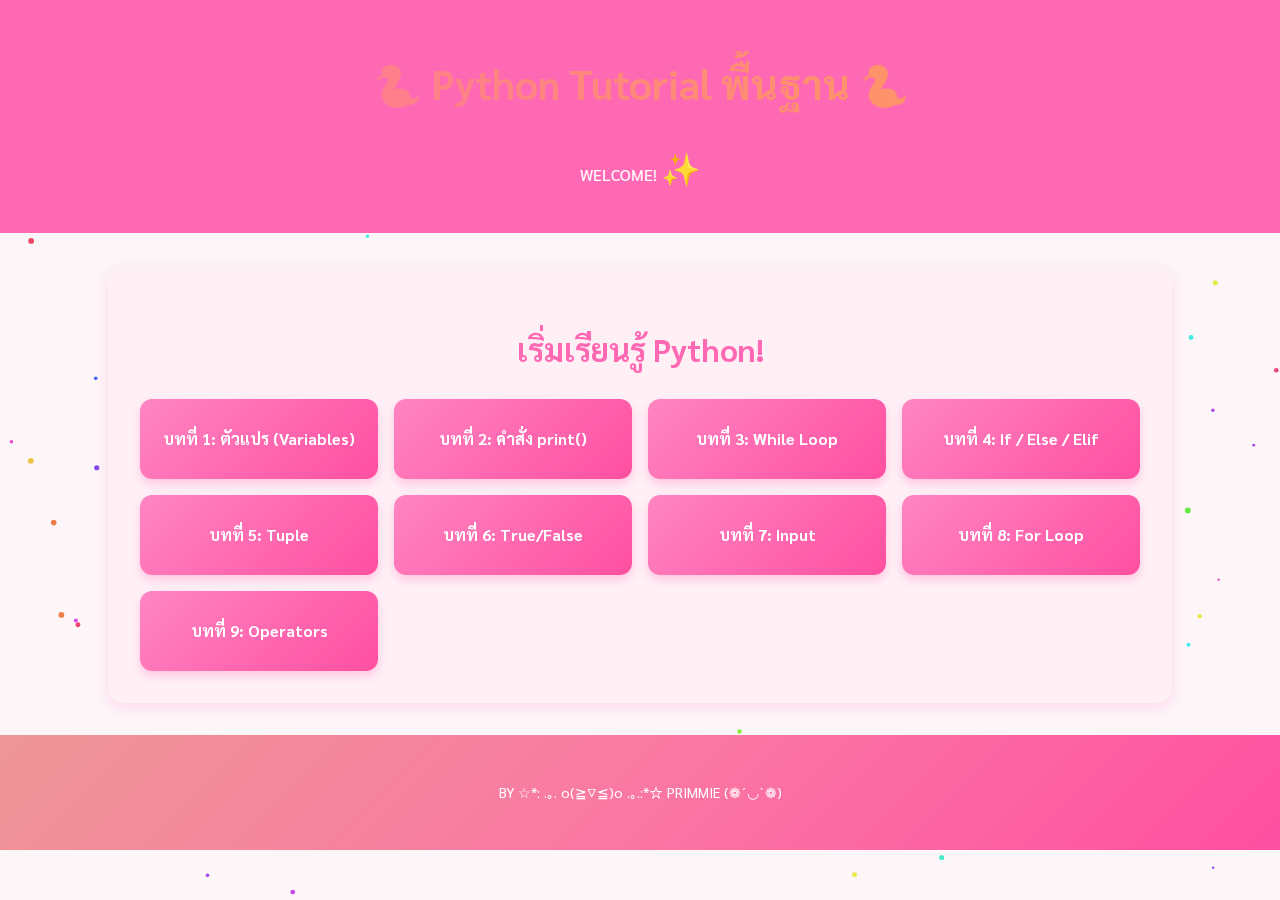
<file: index.html>
<!DOCTYPE html>
<html lang="th">
<head>
  <meta charset="UTF-8">
  <title>🐍 Python Tutorial</title>

  <!-- ลิงก์ไปยัง CSS -->
  <link rel="stylesheet" href="style.css">
</head>
<body>

  <!-- PARTICLE CANVAS -->
  <canvas id="particle-canvas"></canvas>

  <header>
    <h1 class="glitter">🐍 Python Tutorial พื้นฐาน 🐍</h1>
    <p>WELCOME! <span class="emoji-move">✨</span></p>
  </header>


 <section class="lesson-section">
  <h2>เริ่มเรียนรู้ Python!</h2>
  <div class="lesson-grid">
    <a href="lesson1.html" class="lesson-card">บทที่ 1: ตัวแปร (Variables)</a>
    <a href="lesson2.html" class="lesson-card">บทที่ 2: คำสั่ง print()</a>
    <a href="lesson3.html" class="lesson-card">บทที่ 3: While Loop</a>
    <a href="lesson4.html" class="lesson-card">บทที่ 4: If / Else / Elif</a>
    <a href="lesson5.html" class="lesson-card">บทที่ 5: Tuple</a>
    <a href="lesson6.html" class="lesson-card">บทที่ 6: True/False</a>
    <a href="lesson7.html" class="lesson-card">บทที่ 7: Input</a>
    <a href="lesson8.html" class="lesson-card">บทที่ 8: For Loop</a>
    <a href="lesson9.html" class="lesson-card">บทที่ 9: Operators</a>
  </div>
</section>


  <footer>
    <p>BY ☆*: .｡. o(≧▽≦)o .｡.:*☆ PRIMMIE (❁´◡`❁) </p>
  </footer>

  <!-- ==========================
       PARTICLE JS
       ========================== -->
  <script>
    const canvas = document.getElementById('particle-canvas');
    const ctx = canvas.getContext('2d');
    canvas.width = window.innerWidth;
    canvas.height = window.innerHeight;

    const particles = [];

    function random(min,max){ return Math.random()*(max-min)+min; }

    class Particle{
      constructor(){
        this.x=random(0,canvas.width);
        this.y=random(0,canvas.height);
        this.size=random(1,3);
        this.speedX=random(-1,1);
        this.speedY=random(-1,1);
        this.color=`hsl(${random(0,360)},80%,60%)`;
      }
      update(){
        this.x+=this.speedX;
        this.y+=this.speedY;
        if(this.x<0||this.x>canvas.width) this.speedX*=-1;
        if(this.y<0||this.y>canvas.height) this.speedY*=-1;
      }
      draw(){
        ctx.fillStyle=this.color;
        ctx.beginPath();
        ctx.arc(this.x,this.y,this.size,0,Math.PI*2);
        ctx.fill();
      }
    }

    for(let i=0;i<100;i++) particles.push(new Particle());

    function animate(){
      ctx.clearRect(0,0,canvas.width,canvas.height);
      particles.forEach(p=>{p.update(); p.draw();});
      requestAnimationFrame(animate);
    }
    animate();

    window.addEventListener('resize',()=>{
      canvas.width=window.innerWidth;
      canvas.height=window.innerHeight;
    });
  </script>

</body>
</html>
</file>
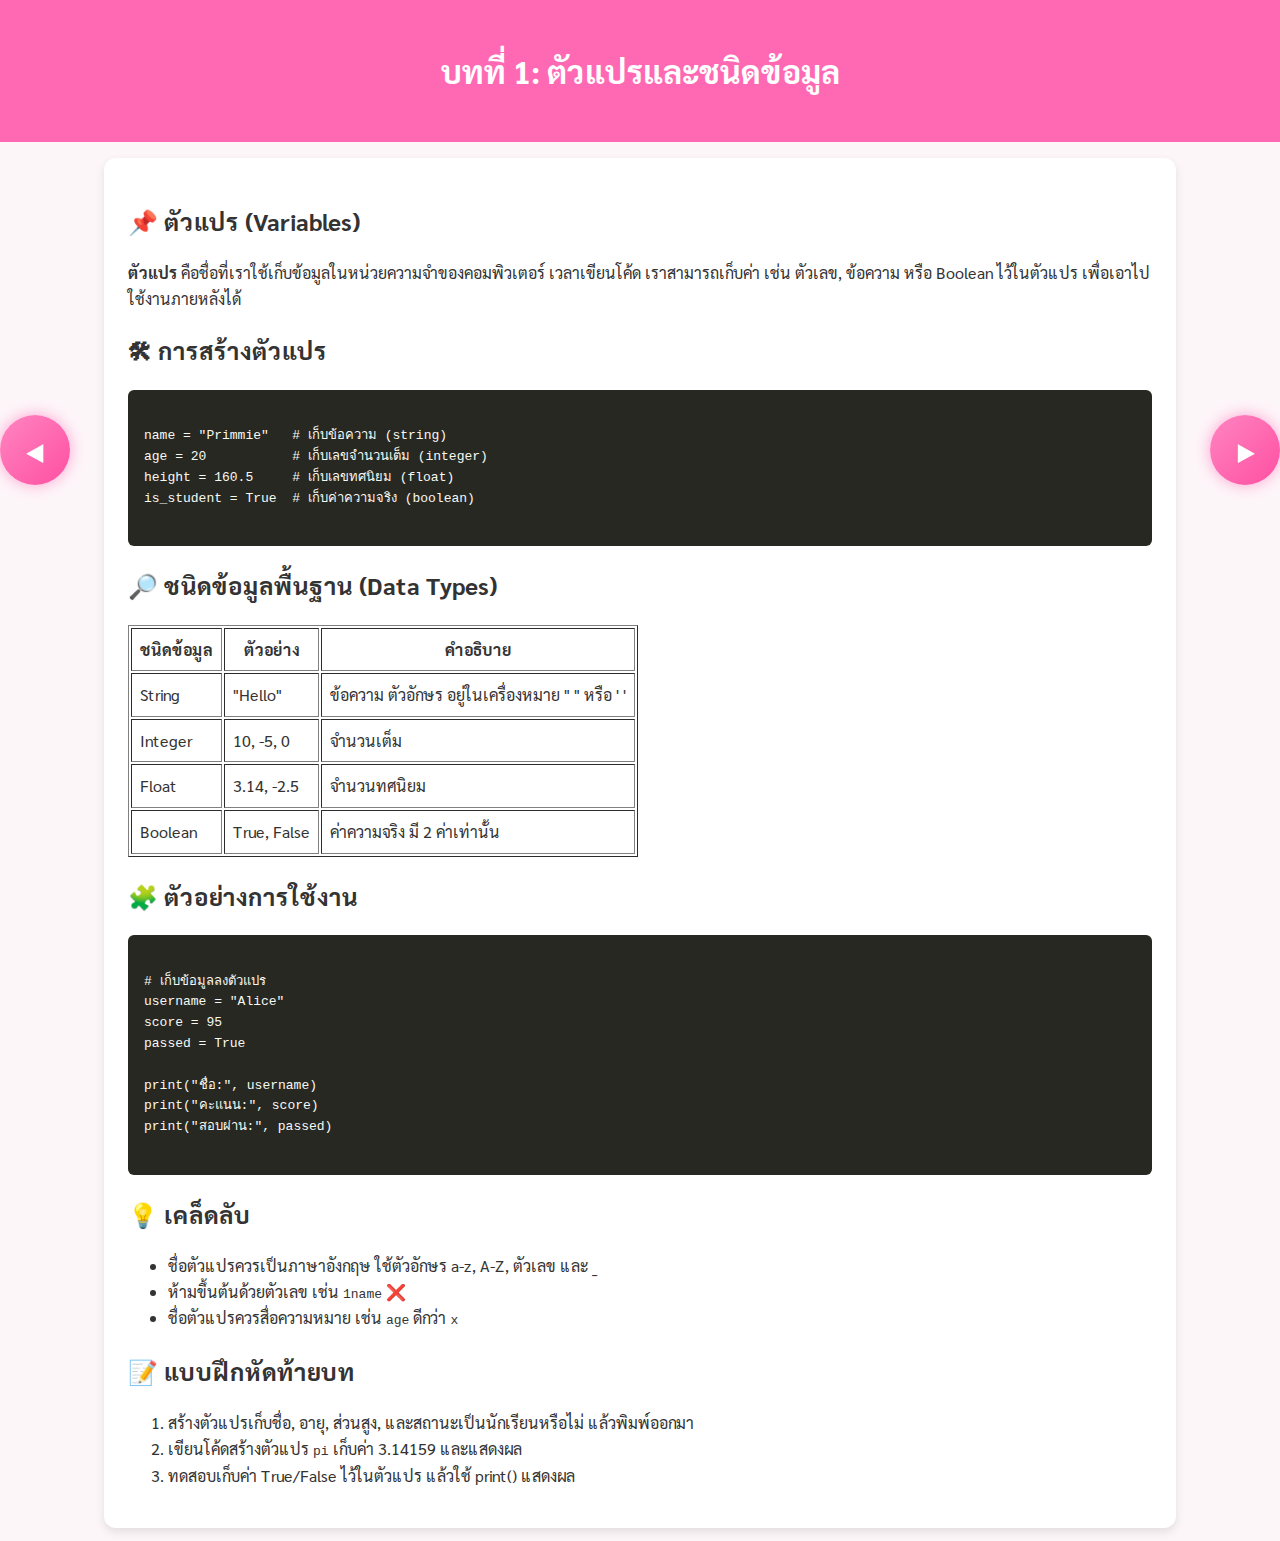
<file: lesson1.html>
<!DOCTYPE html>
<html lang="th">
<head>
  <meta charset="UTF-8">
  <title>บทที่ 1: ตัวแปรและชนิดข้อมูล</title>
  <link rel="stylesheet" href="style.css">
</head>
<body>
  <header>
    <h1>บทที่ 1: ตัวแปรและชนิดข้อมูล</h1>
  </header>

  <section>
    <h2>📌 ตัวแปร (Variables)</h2>
    <p>
      <b>ตัวแปร</b> คือชื่อที่เราใช้เก็บข้อมูลในหน่วยความจำของคอมพิวเตอร์  
      เวลาเขียนโค้ด เราสามารถเก็บค่า เช่น ตัวเลข, ข้อความ หรือ Boolean ไว้ในตัวแปร เพื่อเอาไปใช้งานภายหลังได้
    </p>

    <h2>🛠 การสร้างตัวแปร</h2>
    <pre><code>
name = "Primmie"   # เก็บข้อความ (string)
age = 20           # เก็บเลขจำนวนเต็ม (integer)
height = 160.5     # เก็บเลขทศนิยม (float)
is_student = True  # เก็บค่าความจริง (boolean)
    </code></pre>

    <h2>🔎 ชนิดข้อมูลพื้นฐาน (Data Types)</h2>
    <table border="1" cellpadding="8">
      <tr>
        <th>ชนิดข้อมูล</th>
        <th>ตัวอย่าง</th>
        <th>คำอธิบาย</th>
      </tr>
      <tr>
        <td>String</td>
        <td>"Hello"</td>
        <td>ข้อความ ตัวอักษร อยู่ในเครื่องหมาย " " หรือ ' '</td>
      </tr>
      <tr>
        <td>Integer</td>
        <td>10, -5, 0</td>
        <td>จำนวนเต็ม</td>
      </tr>
      <tr>
        <td>Float</td>
        <td>3.14, -2.5</td>
        <td>จำนวนทศนิยม</td>
      </tr>
      <tr>
        <td>Boolean</td>
        <td>True, False</td>
        <td>ค่าความจริง มี 2 ค่าเท่านั้น</td>
      </tr>
    </table>

    <h2>🧩 ตัวอย่างการใช้งาน</h2>
    <pre><code>
# เก็บข้อมูลลงตัวแปร
username = "Alice"
score = 95
passed = True

print("ชื่อ:", username)
print("คะแนน:", score)
print("สอบผ่าน:", passed)
    </code></pre>

    <h2>💡 เคล็ดลับ</h2>
    <ul>
      <li>ชื่อตัวแปรควรเป็นภาษาอังกฤษ ใช้ตัวอักษร a-z, A-Z, ตัวเลข และ _</li>
      <li>ห้ามขึ้นต้นด้วยตัวเลข เช่น <code>1name</code> ❌</li>
      <li>ชื่อตัวแปรควรสื่อความหมาย เช่น <code>age</code> ดีกว่า <code>x</code></li>
    </ul>
    <h2>📝 แบบฝึกหัดท้ายบท</h2>
    <ol>
      <li>สร้างตัวแปรเก็บชื่อ, อายุ, ส่วนสูง, และสถานะเป็นนักเรียนหรือไม่ แล้วพิมพ์ออกมา</li>
      <li>เขียนโค้ดสร้างตัวแปร <code>pi</code> เก็บค่า 3.14159 และแสดงผล</li>
      <li>ทดสอบเก็บค่า True/False ไว้ในตัวแปร แล้วใช้ print() แสดงผล</li>
    </ol>
    
  </section>
   <div class="nav-buttons">
    <a href="index.html" class="circle-btn prev-btn">◀</a>
    <a href="lesson2.html" class="circle-btn next-btn">▶</a>
  </div>
</body>
</html>
</file>
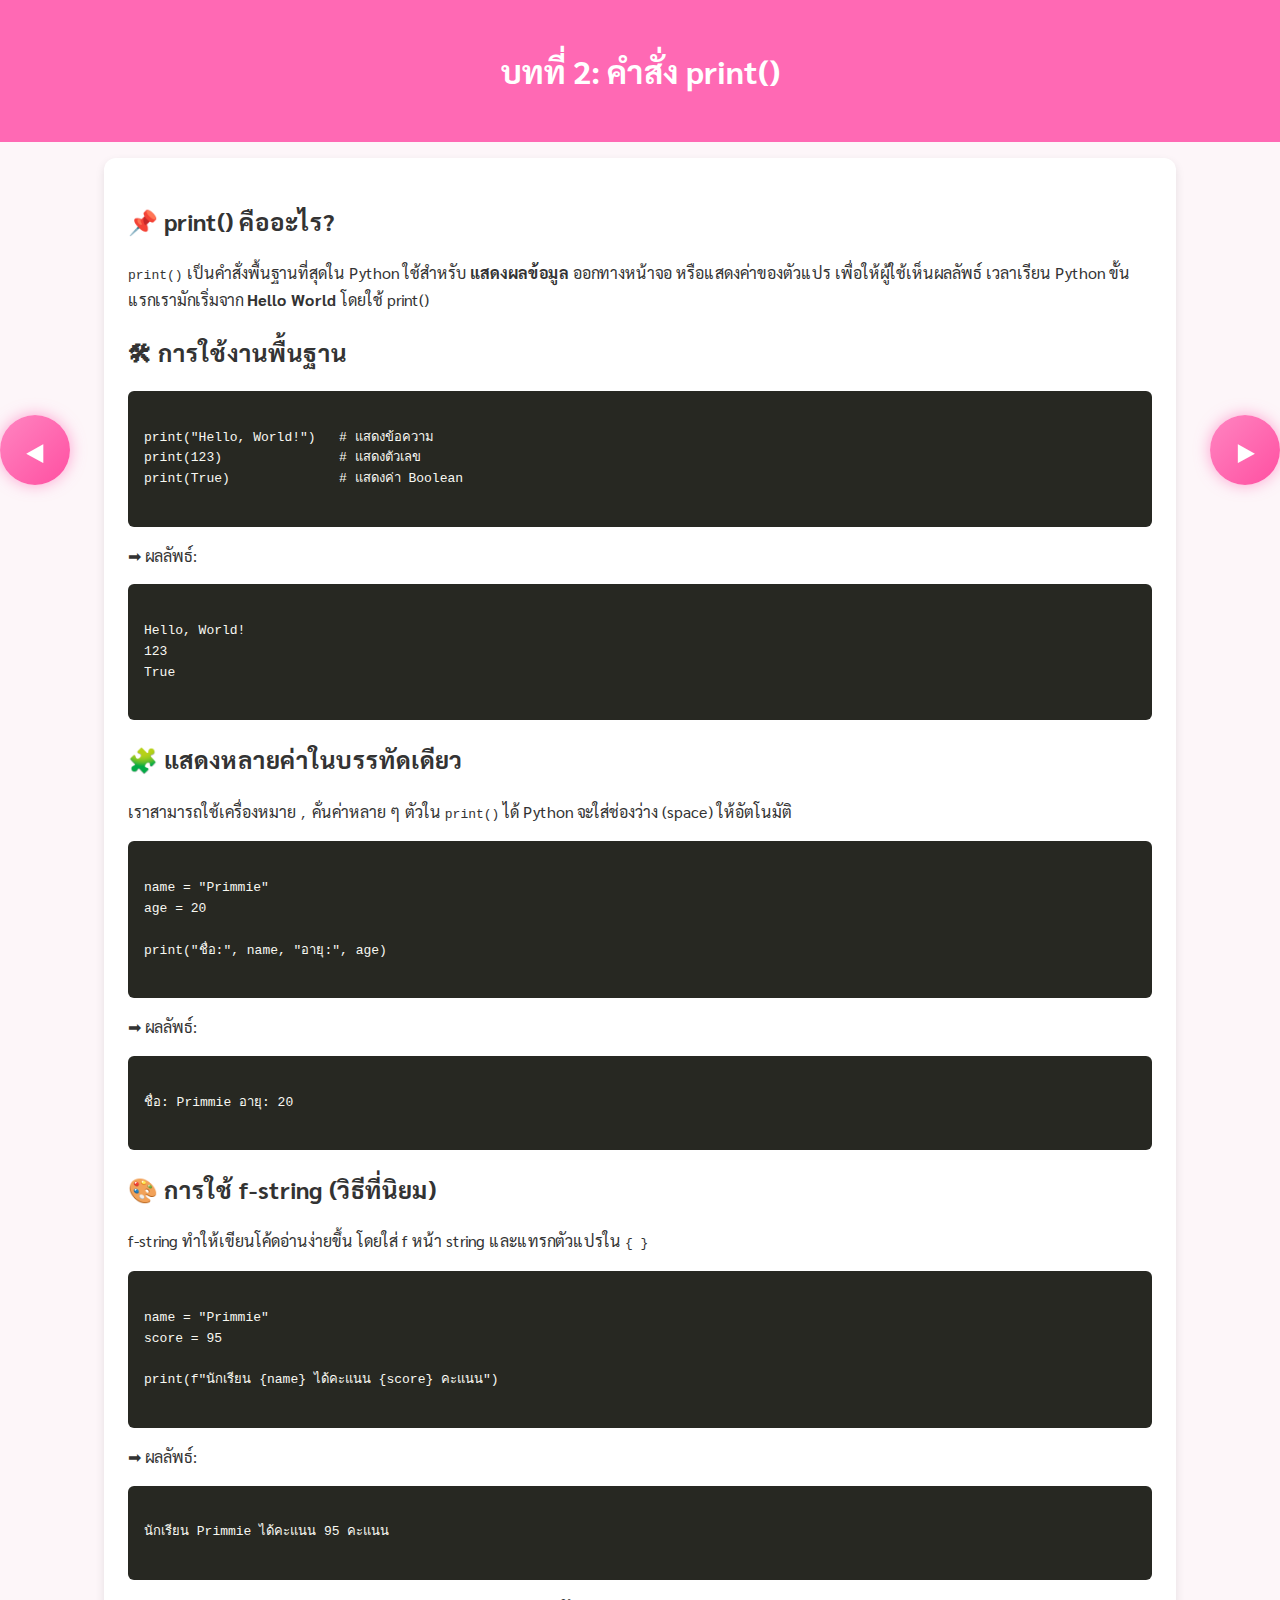
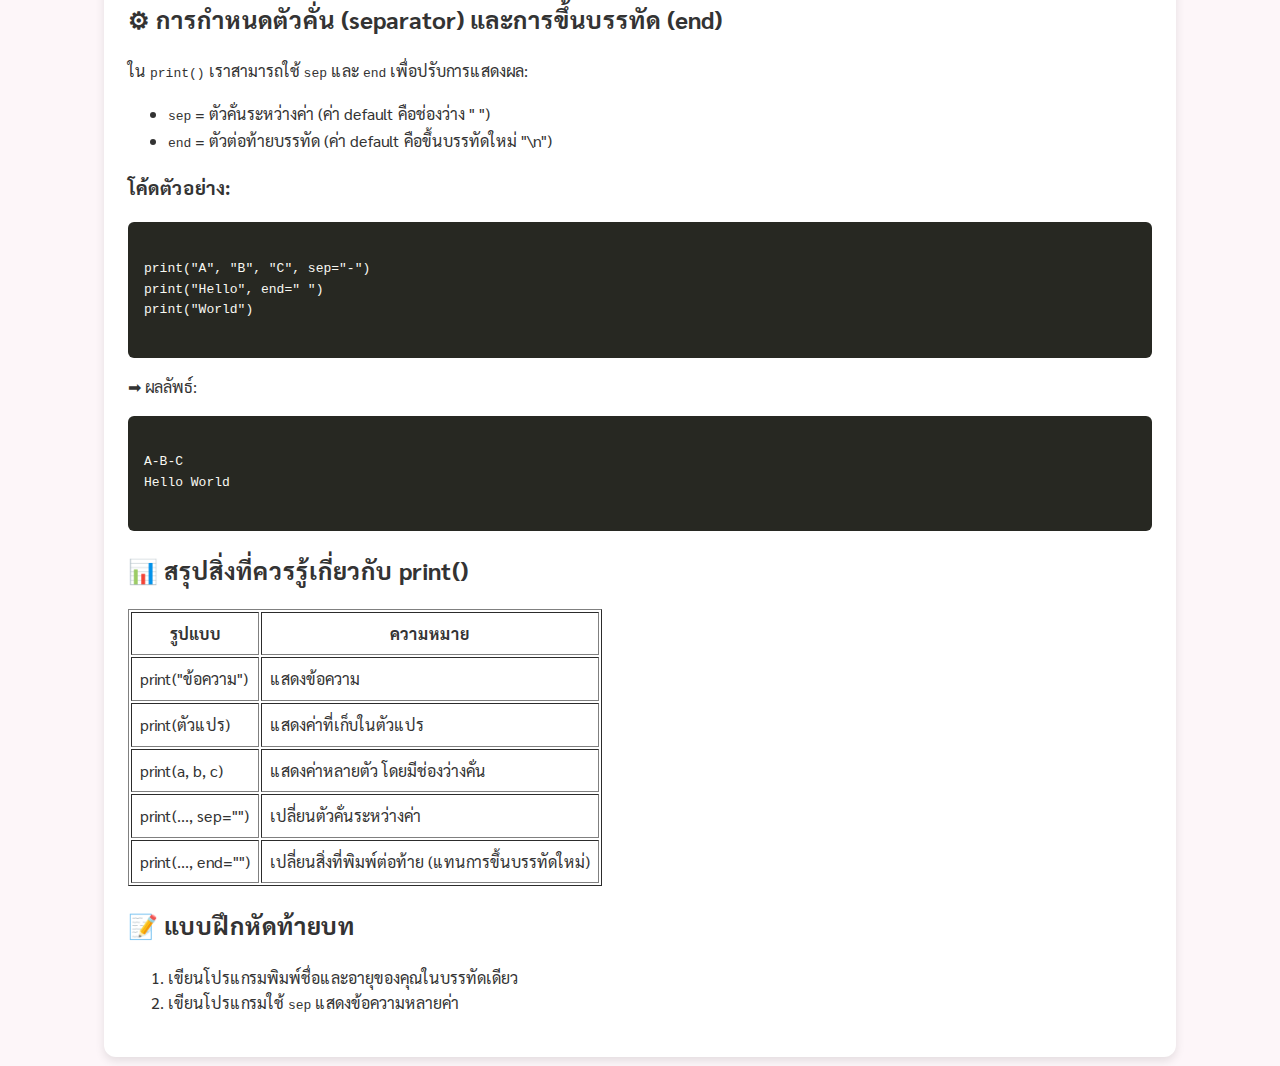
<file: lesson2.html>
<!DOCTYPE html>
<html lang="th">
<head>
  <meta charset="UTF-8">
  <title>บทที่ 2: คำสั่ง print()</title>
  <link rel="stylesheet" href="style.css">
</head>
<body>
  <header>
    <h1>บทที่ 2: คำสั่ง print()</h1>
  </header>

  <section>
    <h2>📌 print() คืออะไร?</h2>
    <p>
      <code>print()</code> เป็นคำสั่งพื้นฐานที่สุดใน Python  
      ใช้สำหรับ <b>แสดงผลข้อมูล</b> ออกทางหน้าจอ หรือแสดงค่าของตัวแปร เพื่อให้ผู้ใช้เห็นผลลัพธ์  
      เวลาเรียน Python ขั้นแรกเรามักเริ่มจาก <b>Hello World</b> โดยใช้ print()
    </p>

    <h2>🛠 การใช้งานพื้นฐาน</h2>
    <pre><code>
print("Hello, World!")   # แสดงข้อความ
print(123)               # แสดงตัวเลข
print(True)              # แสดงค่า Boolean
    </code></pre>

    <p>➡ ผลลัพธ์:</p>
    <pre><code>
Hello, World!
123
True
    </code></pre>

    <h2>🧩 แสดงหลายค่าในบรรทัดเดียว</h2>
    <p>
      เราสามารถใช้เครื่องหมาย <code>,</code> คั่นค่าหลาย ๆ ตัวใน <code>print()</code> ได้  
      Python จะใส่ช่องว่าง (space) ให้อัตโนมัติ
    </p>
    <pre><code>
name = "Primmie"
age = 20

print("ชื่อ:", name, "อายุ:", age)
    </code></pre>
    <p>➡ ผลลัพธ์:</p>
    <pre><code>
ชื่อ: Primmie อายุ: 20
    </code></pre>

    <h2>🎨 การใช้ f-string (วิธีที่นิยม)</h2>
    <p>
      f-string ทำให้เขียนโค้ดอ่านง่ายขึ้น โดยใส่ f หน้า string และแทรกตัวแปรใน <code>{ }</code>
    </p>
    <pre><code>
name = "Primmie"
score = 95

print(f"นักเรียน {name} ได้คะแนน {score} คะแนน")
    </code></pre>
    <p>➡ ผลลัพธ์:</p>
    <pre><code>
นักเรียน Primmie ได้คะแนน 95 คะแนน
    </code></pre>

    <h2>⚙ การกำหนดตัวคั่น (separator) และการขึ้นบรรทัด (end)</h2>
    <p>
      ใน <code>print()</code> เราสามารถใช้ <code>sep</code> และ <code>end</code> เพื่อปรับการแสดงผล:
    </p>
    <ul>
      <li><code>sep</code> = ตัวคั่นระหว่างค่า (ค่า default คือช่องว่าง " ")</li>
      <li><code>end</code> = ตัวต่อท้ายบรรทัด (ค่า default คือขึ้นบรรทัดใหม่ "\n")</li>
    </ul>

    <h3>โค้ดตัวอย่าง:</h3>
    <pre><code>
print("A", "B", "C", sep="-")
print("Hello", end=" ")
print("World")
    </code></pre>

    <p>➡ ผลลัพธ์:</p>
    <pre><code>
A-B-C
Hello World
    </code></pre>

    <h2>📊 สรุปสิ่งที่ควรรู้เกี่ยวกับ print()</h2>
    <table border="1" cellpadding="8">
      <tr>
        <th>รูปแบบ</th>
        <th>ความหมาย</th>
      </tr>
      <tr>
        <td>print("ข้อความ")</td>
        <td>แสดงข้อความ</td>
      </tr>
      <tr>
        <td>print(ตัวแปร)</td>
        <td>แสดงค่าที่เก็บในตัวแปร</td>
      </tr>
      <tr>
        <td>print(a, b, c)</td>
        <td>แสดงค่าหลายตัว โดยมีช่องว่างคั่น</td>
      </tr>
      <tr>
        <td>print(..., sep="")</td>
        <td>เปลี่ยนตัวคั่นระหว่างค่า</td>
      </tr>
      <tr>
        <td>print(..., end="")</td>
        <td>เปลี่ยนสิ่งที่พิมพ์ต่อท้าย (แทนการขึ้นบรรทัดใหม่)</td>
      </tr>
    </table>

    <h2>📝 แบบฝึกหัดท้ายบท</h2>
    <ol>
      <li>เขียนโปรแกรมพิมพ์ชื่อและอายุของคุณในบรรทัดเดียว</li>
      <li>เขียนโปรแกรมใช้ <code>sep</code> แสดงข้อความหลายค่า</li>
    </ol>
  </section>

  <!-- ปุ่ม Navigation -->
  <div class="nav-buttons">
    <a href="lesson1.html" class="circle-btn prev-btn">◀</a>
    <a href="lesson3.html" class="circle-btn next-btn">▶</a>
  </div>
</body>
</html>
</file>
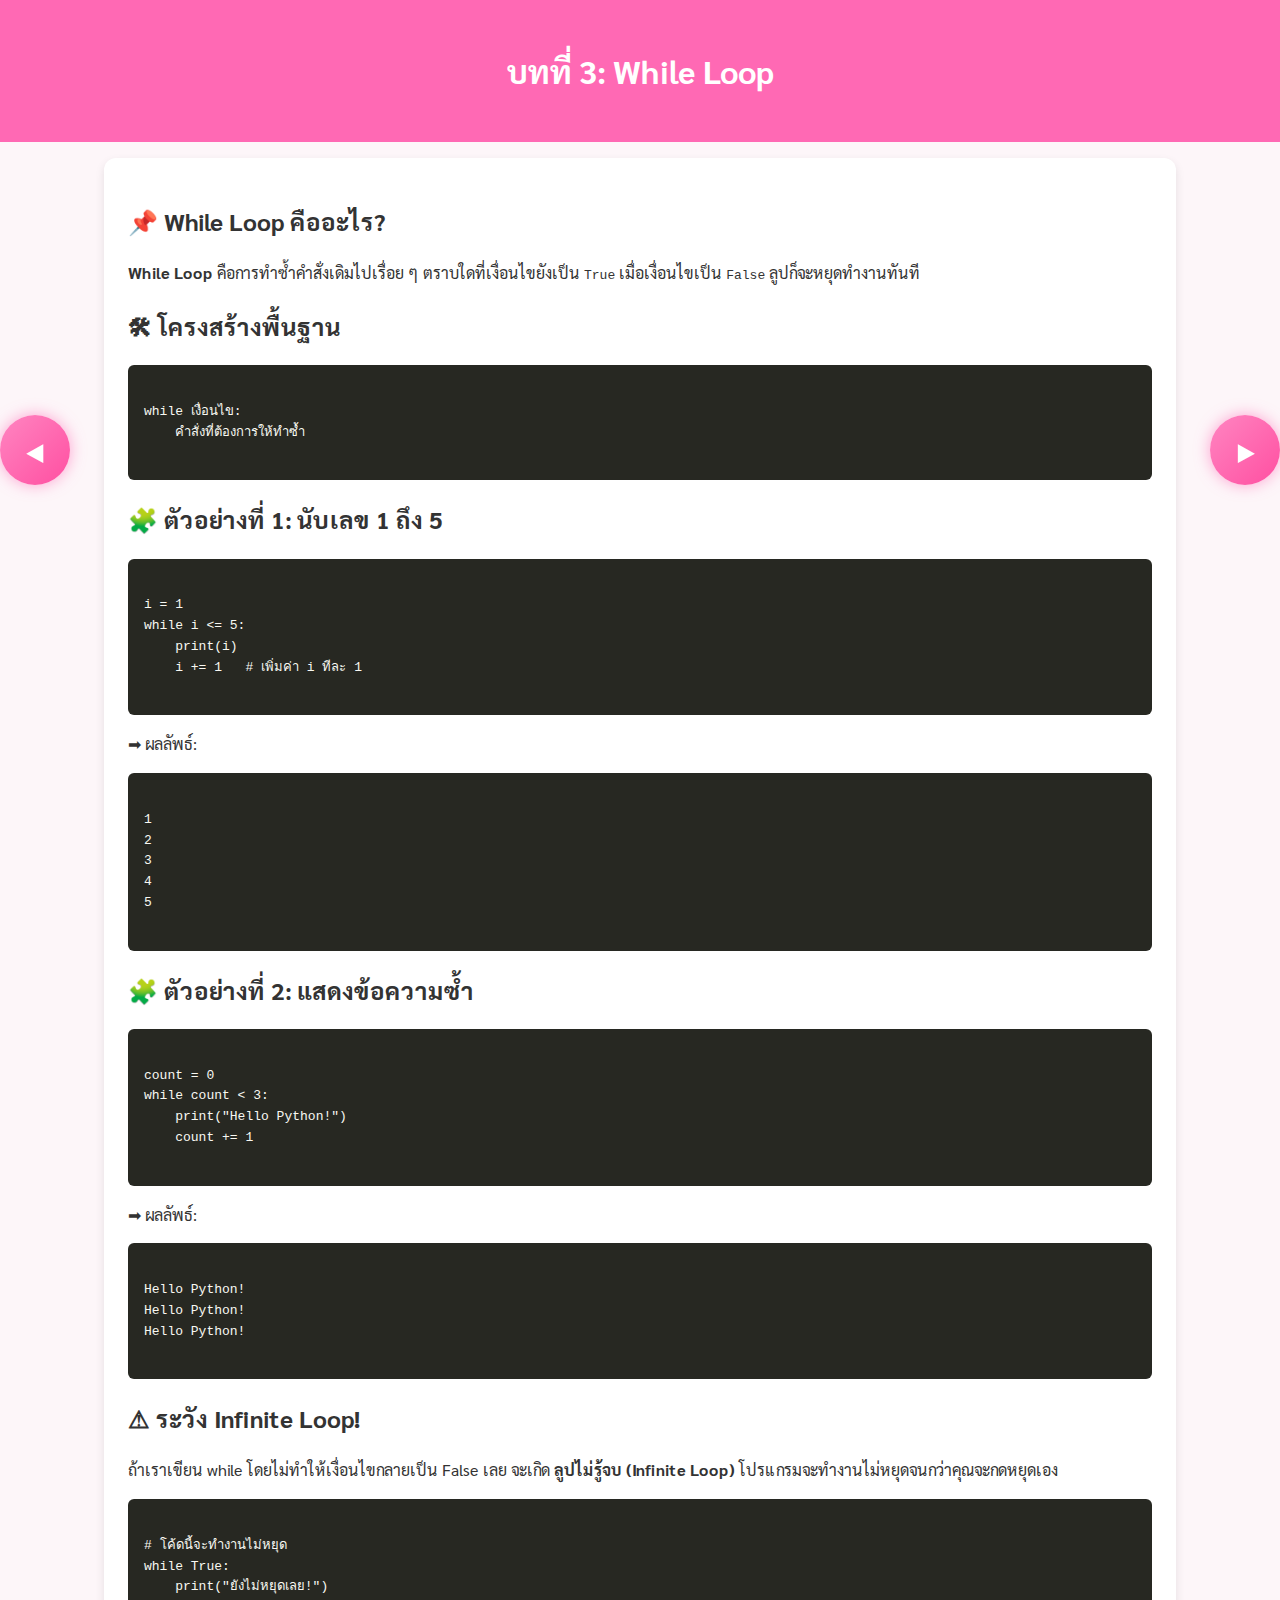
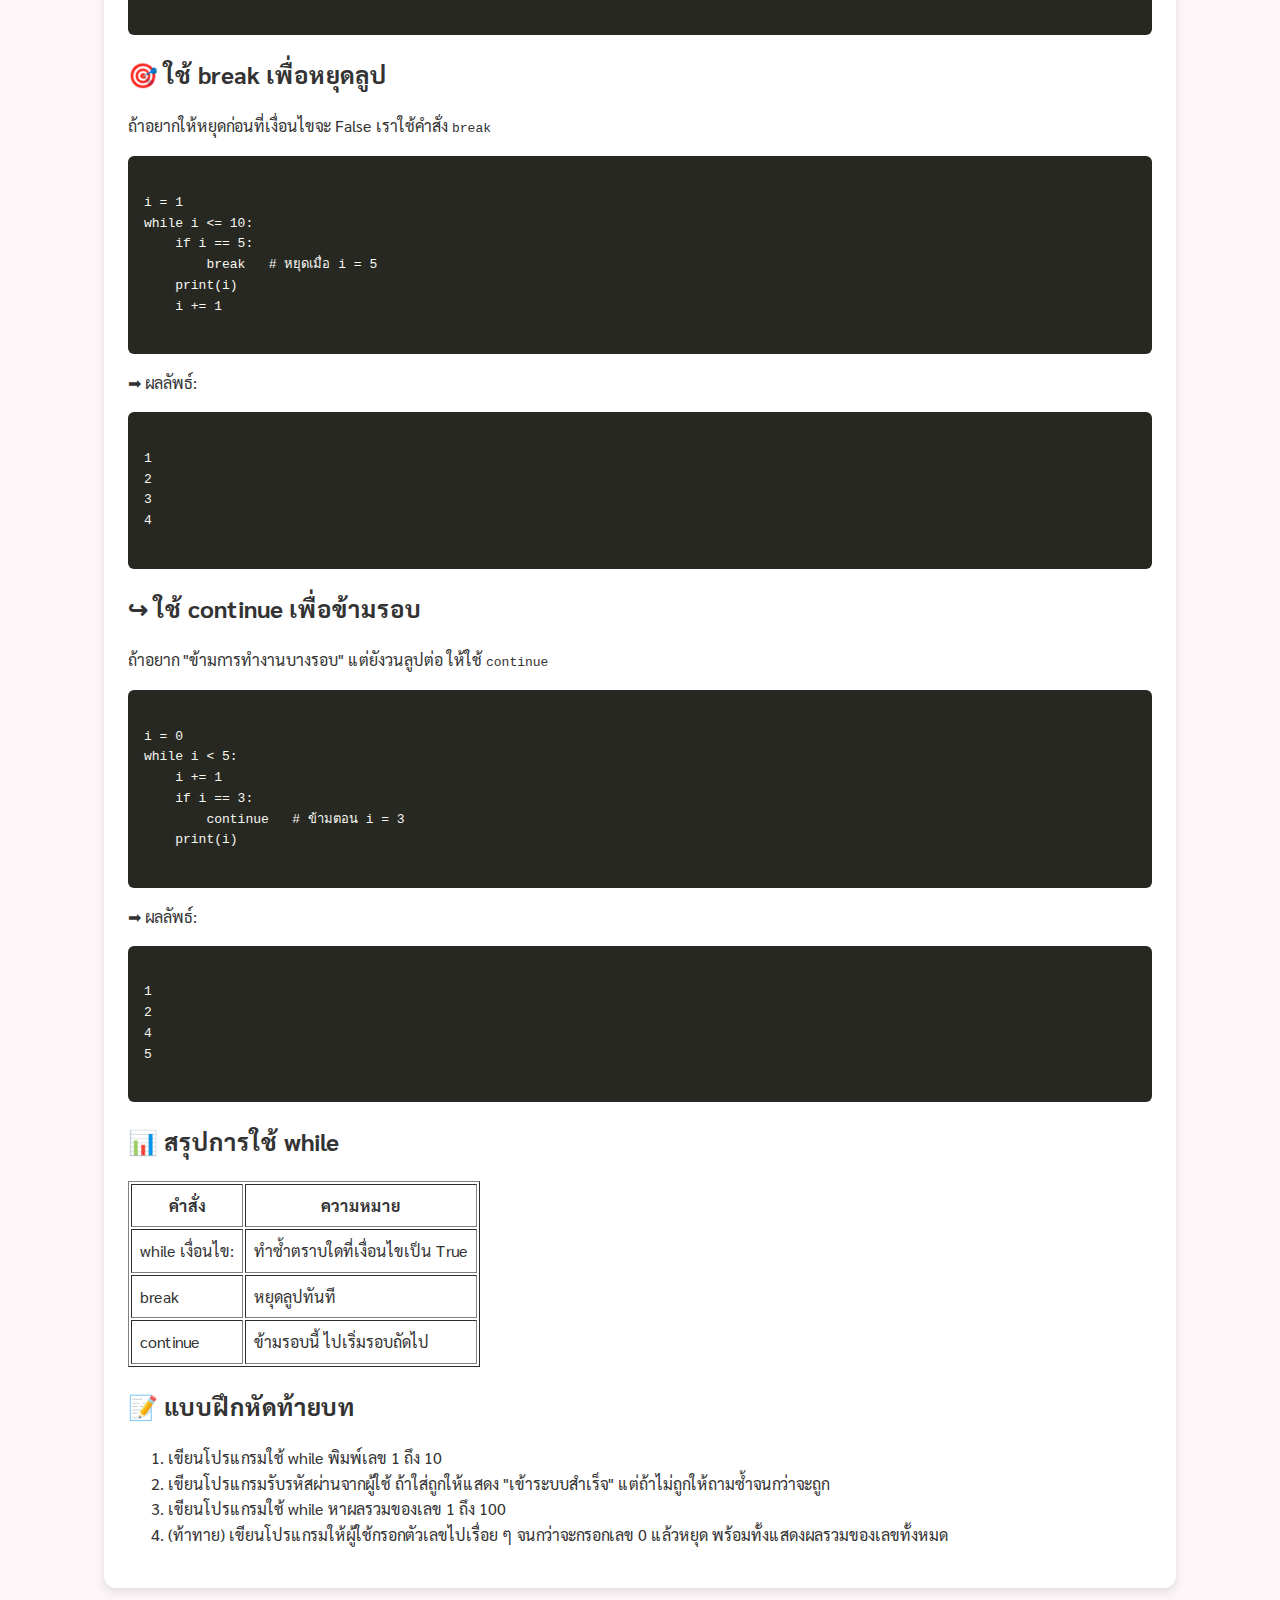
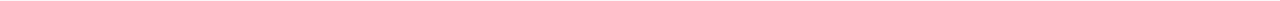
<file: lesson3.html>
<!DOCTYPE html>
<html lang="th">
<head>
  <meta charset="UTF-8">
  <title>บทที่ 3: While Loop</title>
  <link rel="stylesheet" href="style.css">
</head>
<body>
  <header>
    <h1>บทที่ 3: While Loop</h1>
  </header>

  <section>
    <h2>📌 While Loop คืออะไร?</h2>
    <p>
      <b>While Loop</b> คือการทำซ้ำคำสั่งเดิมไปเรื่อย ๆ ตราบใดที่เงื่อนไขยังเป็น <code>True</code>  
      เมื่อเงื่อนไขเป็น <code>False</code> ลูปก็จะหยุดทำงานทันที
    </p>

    <h2>🛠 โครงสร้างพื้นฐาน</h2>
    <pre><code>
while เงื่อนไข:
    คำสั่งที่ต้องการให้ทำซ้ำ
    </code></pre>

    <h2>🧩 ตัวอย่างที่ 1: นับเลข 1 ถึง 5</h2>
    <pre><code>
i = 1
while i <= 5:
    print(i)
    i += 1   # เพิ่มค่า i ทีละ 1
    </code></pre>
    <p>➡ ผลลัพธ์:</p>
    <pre><code>
1
2
3
4
5
    </code></pre>

    <h2>🧩 ตัวอย่างที่ 2: แสดงข้อความซ้ำ</h2>
    <pre><code>
count = 0
while count < 3:
    print("Hello Python!")
    count += 1
    </code></pre>
    <p>➡ ผลลัพธ์:</p>
    <pre><code>
Hello Python!
Hello Python!
Hello Python!
    </code></pre>

    <h2>⚠ ระวัง Infinite Loop!</h2>
    <p>
      ถ้าเราเขียน while โดยไม่ทำให้เงื่อนไขกลายเป็น False เลย  
      จะเกิด <b>ลูปไม่รู้จบ (Infinite Loop)</b> โปรแกรมจะทำงานไม่หยุดจนกว่าคุณจะกดหยุดเอง
    </p>
    <pre><code>
# โค้ดนี้จะทำงานไม่หยุด
while True:
    print("ยังไม่หยุดเลย!")
    </code></pre>

    <h2>🎯 ใช้ break เพื่อหยุดลูป</h2>
    <p>
      ถ้าอยากให้หยุดก่อนที่เงื่อนไขจะ False เราใช้คำสั่ง <code>break</code>
    </p>
    <pre><code>
i = 1
while i <= 10:
    if i == 5:
        break   # หยุดเมื่อ i = 5
    print(i)
    i += 1
    </code></pre>
    <p>➡ ผลลัพธ์:</p>
    <pre><code>
1
2
3
4
    </code></pre>

    <h2>↪ ใช้ continue เพื่อข้ามรอบ</h2>
    <p>
      ถ้าอยาก "ข้ามการทำงานบางรอบ" แต่ยังวนลูปต่อ ให้ใช้ <code>continue</code>
    </p>
    <pre><code>
i = 0
while i < 5:
    i += 1
    if i == 3:
        continue   # ข้ามตอน i = 3
    print(i)
    </code></pre>
    <p>➡ ผลลัพธ์:</p>
    <pre><code>
1
2
4
5
    </code></pre>

    <h2>📊 สรุปการใช้ while</h2>
    <table border="1" cellpadding="8">
      <tr>
        <th>คำสั่ง</th>
        <th>ความหมาย</th>
      </tr>
      <tr>
        <td>while เงื่อนไข:</td>
        <td>ทำซ้ำตราบใดที่เงื่อนไขเป็น True</td>
      </tr>
      <tr>
        <td>break</td>
        <td>หยุดลูปทันที</td>
      </tr>
      <tr>
        <td>continue</td>
        <td>ข้ามรอบนี้ ไปเริ่มรอบถัดไป</td>
      </tr>
    </table>

    <h2>📝 แบบฝึกหัดท้ายบท</h2>
    <ol>
      <li>เขียนโปรแกรมใช้ while พิมพ์เลข 1 ถึง 10</li>
      <li>เขียนโปรแกรมรับรหัสผ่านจากผู้ใช้ ถ้าใส่ถูกให้แสดง "เข้าระบบสำเร็จ" แต่ถ้าไม่ถูกให้ถามซ้ำจนกว่าจะถูก</li>
      <li>เขียนโปรแกรมใช้ while หาผลรวมของเลข 1 ถึง 100</li>
      <li>(ท้าทาย) เขียนโปรแกรมให้ผู้ใช้กรอกตัวเลขไปเรื่อย ๆ จนกว่าจะกรอกเลข 0 แล้วหยุด พร้อมทั้งแสดงผลรวมของเลขทั้งหมด</li>
    </ol>
  </section>

  <div class="nav-buttons">
    <a href="lesson2.html" class="circle-btn prev-btn">◀</a>
    <a href="lesson4.html" class="circle-btn next-btn">▶</a>
  </div>
</body>
</html>
</file>
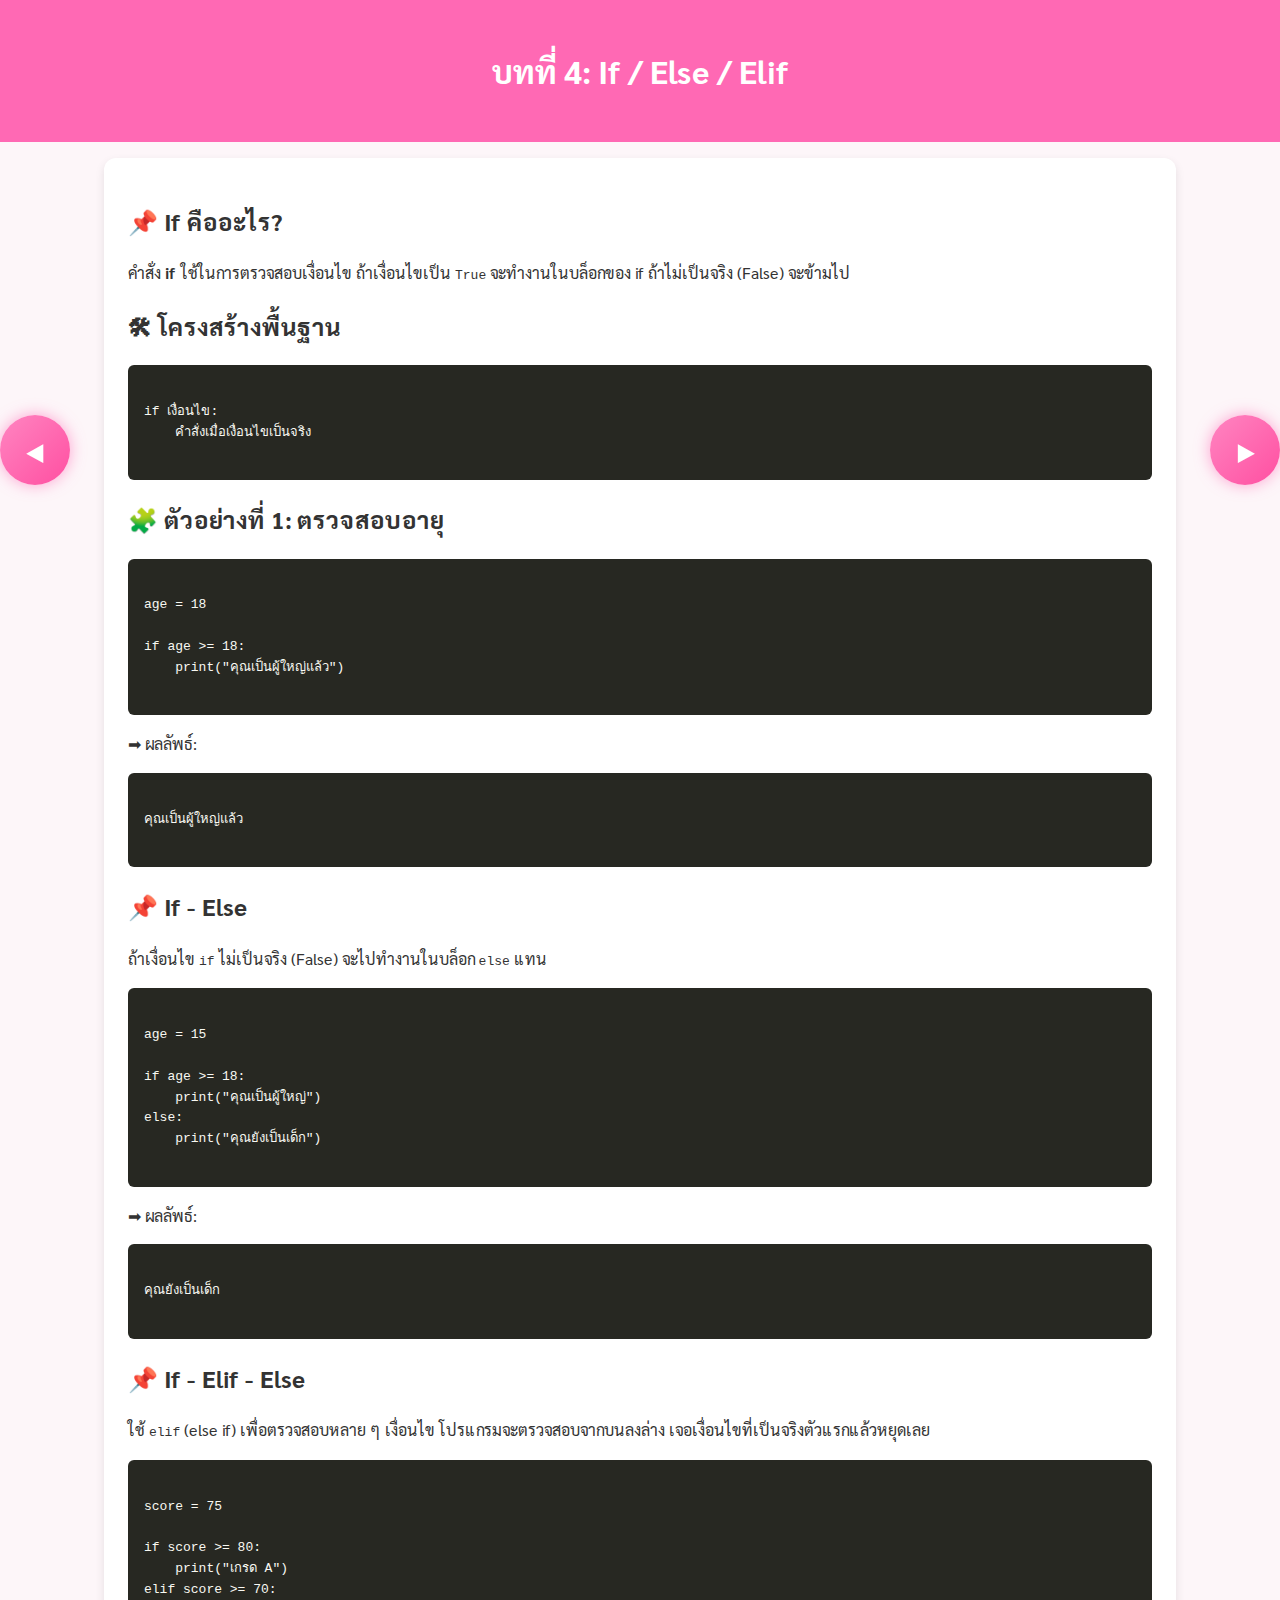
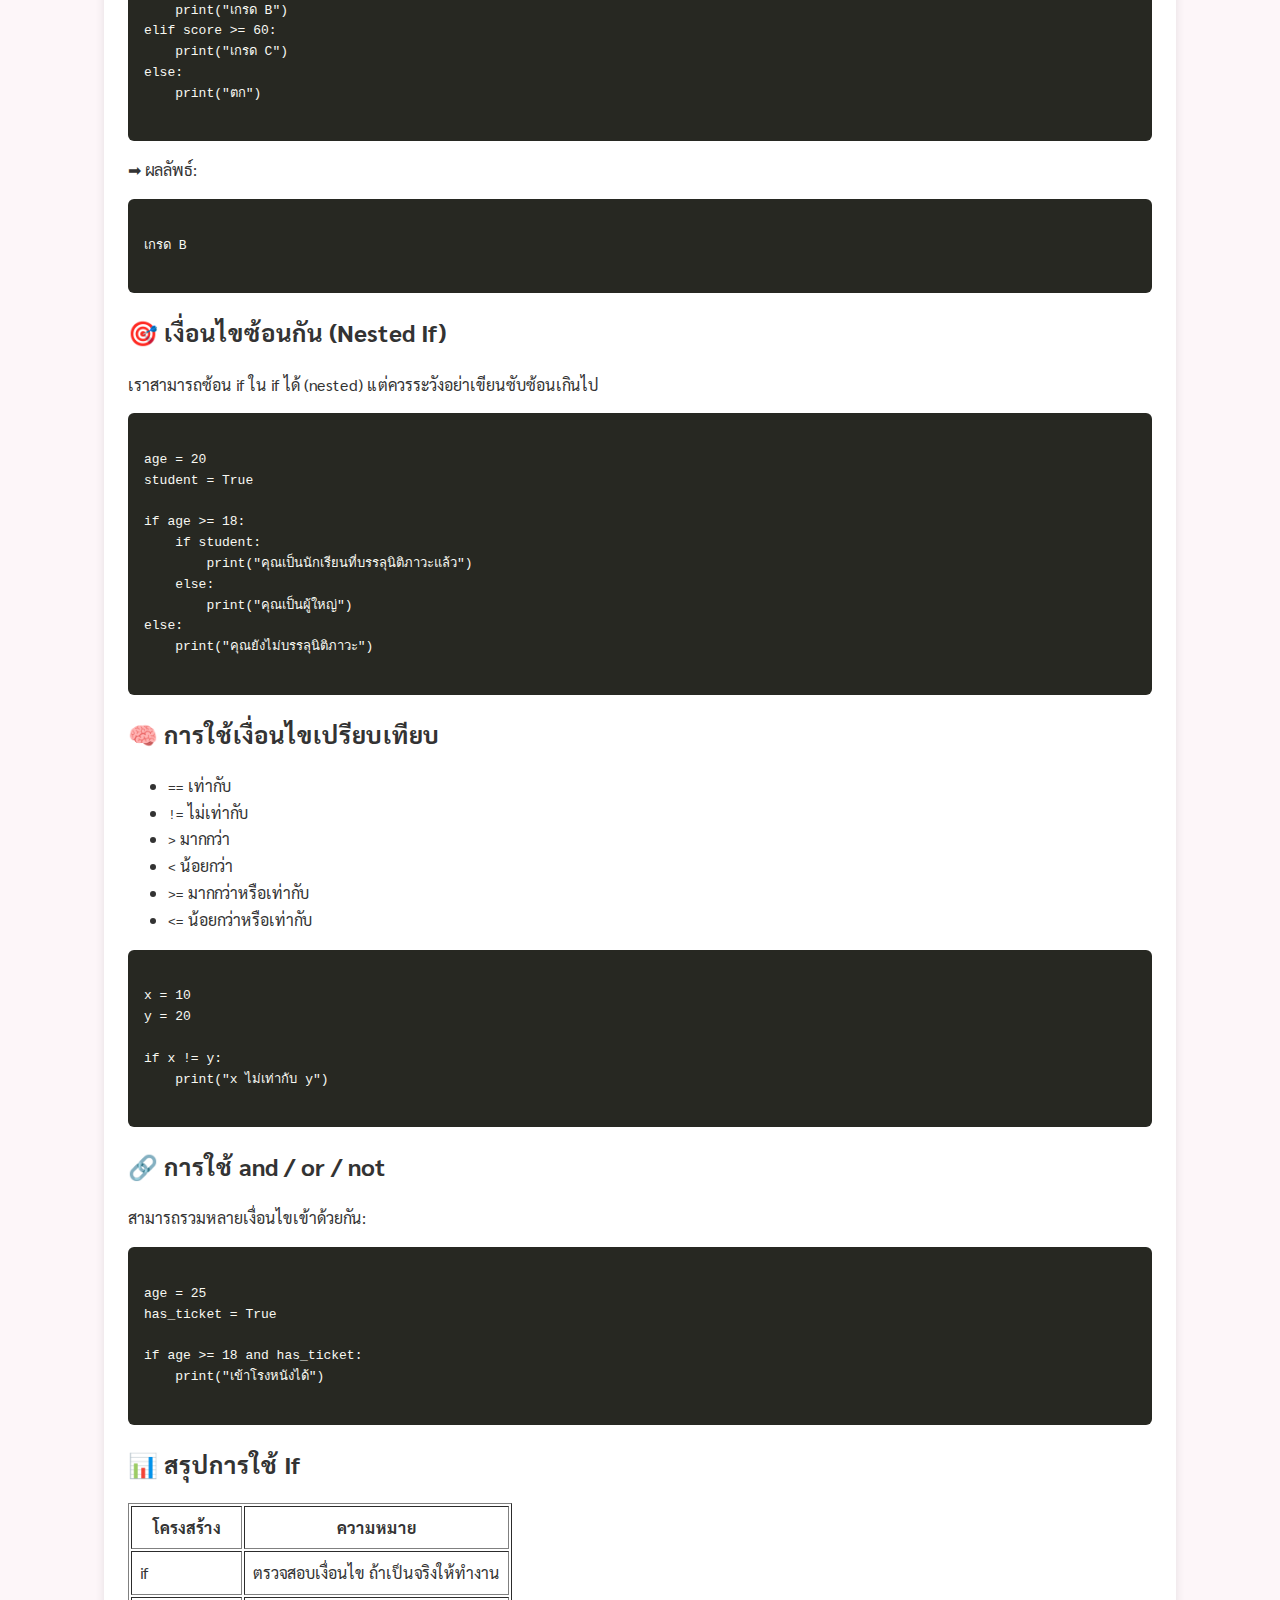
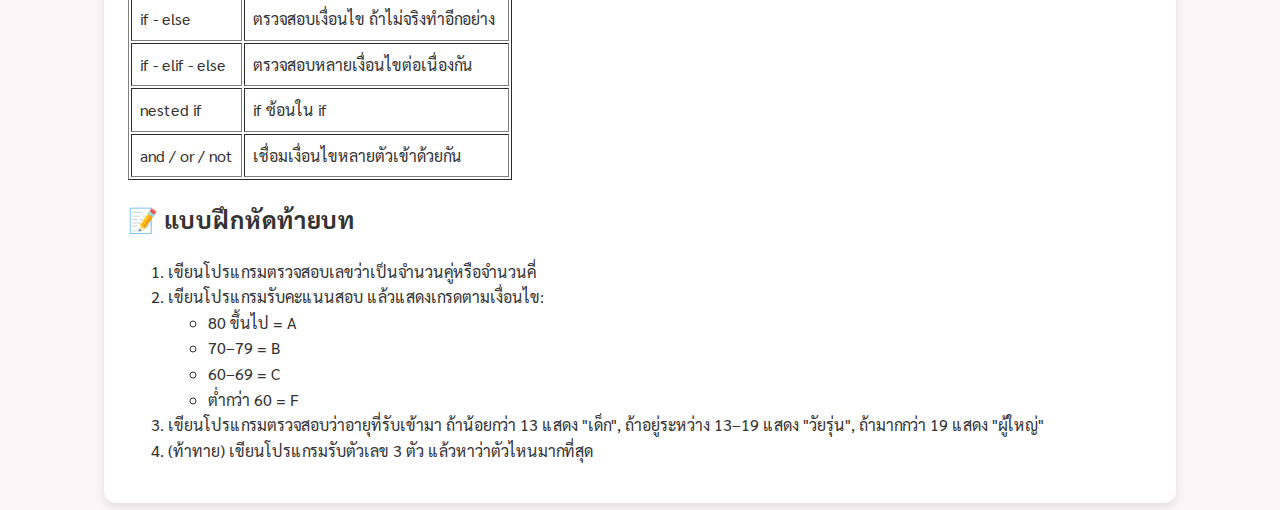
<file: lesson4.html>
<!DOCTYPE html>
<html lang="th">
<head>
  <meta charset="UTF-8">
  <title>บทที่ 4: If / Else / Elif</title>
  <link rel="stylesheet" href="style.css">
</head>
<body>
  <header>
    <h1>บทที่ 4: If / Else / Elif</h1>
  </header>

  <section>
    <h2>📌 If คืออะไร?</h2>
    <p>
      คำสั่ง <b>if</b> ใช้ในการตรวจสอบเงื่อนไข ถ้าเงื่อนไขเป็น <code>True</code>  
      จะทำงานในบล็อกของ if ถ้าไม่เป็นจริง (False) จะข้ามไป
    </p>

    <h2>🛠 โครงสร้างพื้นฐาน</h2>
    <pre><code>
if เงื่อนไข:
    คำสั่งเมื่อเงื่อนไขเป็นจริง
    </code></pre>

    <h2>🧩 ตัวอย่างที่ 1: ตรวจสอบอายุ</h2>
    <pre><code>
age = 18

if age >= 18:
    print("คุณเป็นผู้ใหญ่แล้ว")
    </code></pre>
    <p>➡ ผลลัพธ์:</p>
    <pre><code>
คุณเป็นผู้ใหญ่แล้ว
    </code></pre>

    <h2>📌 If - Else</h2>
    <p>
      ถ้าเงื่อนไข <code>if</code> ไม่เป็นจริง (False) จะไปทำงานในบล็อก <code>else</code> แทน
    </p>
    <pre><code>
age = 15

if age >= 18:
    print("คุณเป็นผู้ใหญ่")
else:
    print("คุณยังเป็นเด็ก")
    </code></pre>
    <p>➡ ผลลัพธ์:</p>
    <pre><code>
คุณยังเป็นเด็ก
    </code></pre>

    <h2>📌 If - Elif - Else</h2>
    <p>
      ใช้ <code>elif</code> (else if) เพื่อตรวจสอบหลาย ๆ เงื่อนไข  
      โปรแกรมจะตรวจสอบจากบนลงล่าง เจอเงื่อนไขที่เป็นจริงตัวแรกแล้วหยุดเลย
    </p>
    <pre><code>
score = 75

if score >= 80:
    print("เกรด A")
elif score >= 70:
    print("เกรด B")
elif score >= 60:
    print("เกรด C")
else:
    print("ตก")
    </code></pre>
    <p>➡ ผลลัพธ์:</p>
    <pre><code>
เกรด B
    </code></pre>

    <h2>🎯 เงื่อนไขซ้อนกัน (Nested If)</h2>
    <p>
      เราสามารถซ้อน if ใน if ได้ (nested) แต่ควรระวังอย่าเขียนซับซ้อนเกินไป
    </p>
    <pre><code>
age = 20
student = True

if age >= 18:
    if student:
        print("คุณเป็นนักเรียนที่บรรลุนิติภาวะแล้ว")
    else:
        print("คุณเป็นผู้ใหญ่")
else:
    print("คุณยังไม่บรรลุนิติภาวะ")
    </code></pre>

    <h2>🧠 การใช้เงื่อนไขเปรียบเทียบ</h2>
    <ul>
      <li><code>==</code> เท่ากับ</li>
      <li><code>!=</code> ไม่เท่ากับ</li>
      <li><code>&gt;</code> มากกว่า</li>
      <li><code>&lt;</code> น้อยกว่า</li>
      <li><code>&gt;=</code> มากกว่าหรือเท่ากับ</li>
      <li><code>&lt;=</code> น้อยกว่าหรือเท่ากับ</li>
    </ul>

    <pre><code>
x = 10
y = 20

if x != y:
    print("x ไม่เท่ากับ y")
    </code></pre>

    <h2>🔗 การใช้ and / or / not</h2>
    <p>
      สามารถรวมหลายเงื่อนไขเข้าด้วยกัน:
    </p>
    <pre><code>
age = 25
has_ticket = True

if age >= 18 and has_ticket:
    print("เข้าโรงหนังได้")
    </code></pre>

    <h2>📊 สรุปการใช้ If</h2>
    <table border="1" cellpadding="8">
      <tr>
        <th>โครงสร้าง</th>
        <th>ความหมาย</th>
      </tr>
      <tr>
        <td>if</td>
        <td>ตรวจสอบเงื่อนไข ถ้าเป็นจริงให้ทำงาน</td>
      </tr>
      <tr>
        <td>if - else</td>
        <td>ตรวจสอบเงื่อนไข ถ้าไม่จริงทำอีกอย่าง</td>
      </tr>
      <tr>
        <td>if - elif - else</td>
        <td>ตรวจสอบหลายเงื่อนไขต่อเนื่องกัน</td>
      </tr>
      <tr>
        <td>nested if</td>
        <td>if ซ้อนใน if</td>
      </tr>
      <tr>
        <td>and / or / not</td>
        <td>เชื่อมเงื่อนไขหลายตัวเข้าด้วยกัน</td>
      </tr>
    </table>

    <h2>📝 แบบฝึกหัดท้ายบท</h2>
    <ol>
      <li>เขียนโปรแกรมตรวจสอบเลขว่าเป็นจำนวนคู่หรือจำนวนคี่</li>
      <li>เขียนโปรแกรมรับคะแนนสอบ แล้วแสดงเกรดตามเงื่อนไข:
        <ul>
          <li>80 ขึ้นไป = A</li>
          <li>70–79 = B</li>
          <li>60–69 = C</li>
          <li>ต่ำกว่า 60 = F</li>
        </ul>
      </li>
      <li>เขียนโปรแกรมตรวจสอบว่าอายุที่รับเข้ามา ถ้าน้อยกว่า 13 แสดง "เด็ก",  
          ถ้าอยู่ระหว่าง 13–19 แสดง "วัยรุ่น",  
          ถ้ามากกว่า 19 แสดง "ผู้ใหญ่"</li>
      <li>(ท้าทาย) เขียนโปรแกรมรับตัวเลข 3 ตัว แล้วหาว่าตัวไหนมากที่สุด</li>
    </ol>
  </section>

  <div class="nav-buttons">
    <a href="lesson3.html" class="circle-btn prev-btn">◀</a>
    <a href="lesson5.html" class="circle-btn next-btn">▶</a>
  </div>
</body>
</html>
</file>
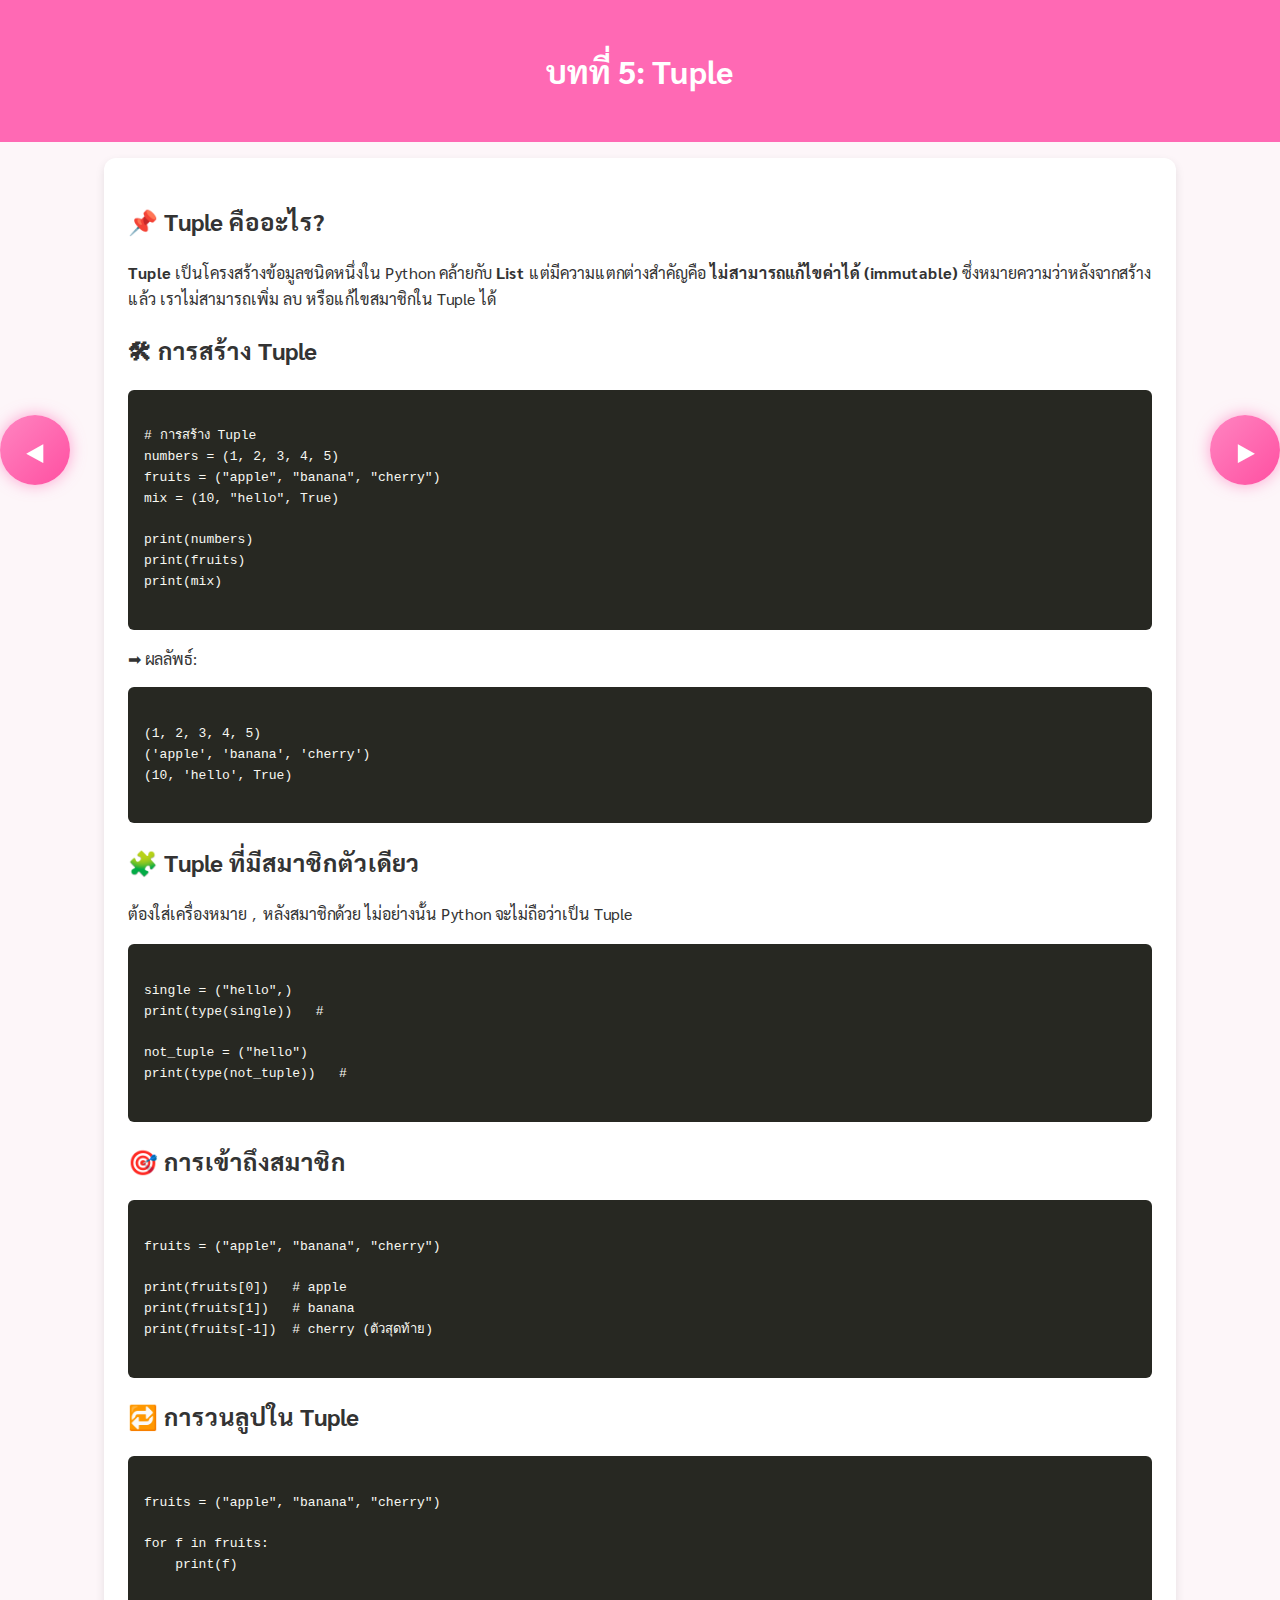
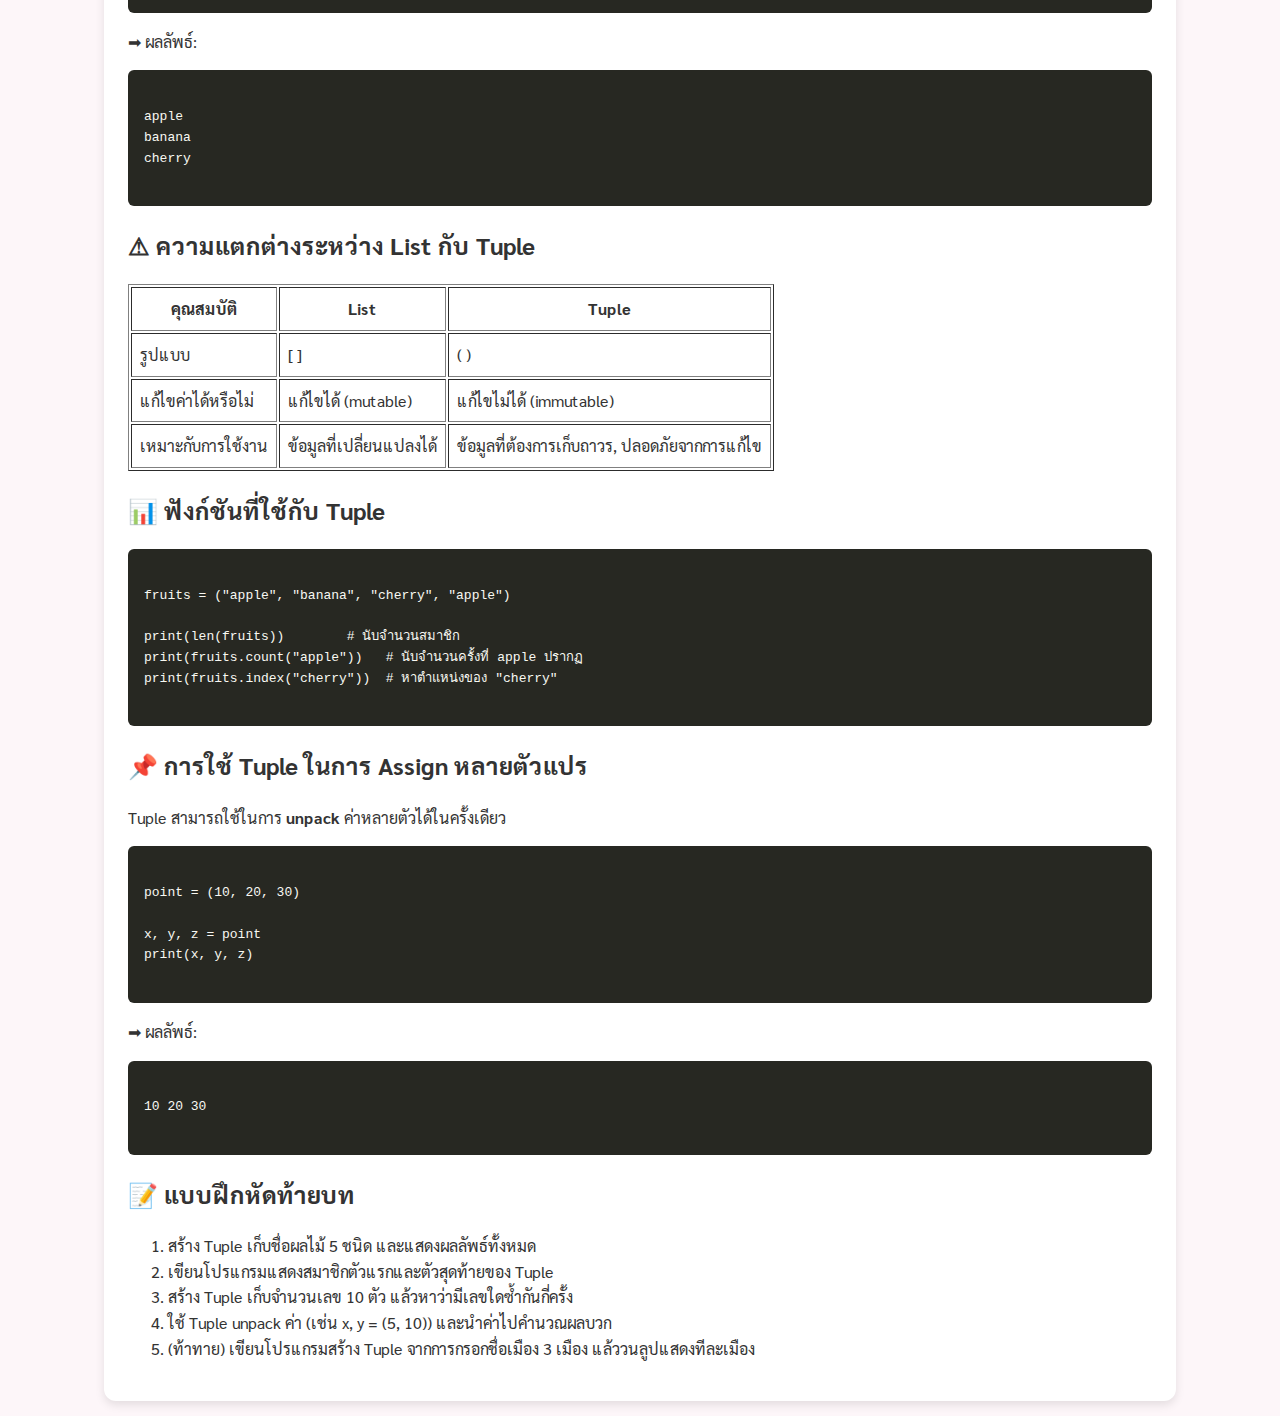
<file: lesson5.html>
<!DOCTYPE html>
<html lang="th">
<head>
  <meta charset="UTF-8">
  <title>บทที่ 5: Tuple</title>
  <link rel="stylesheet" href="style.css">
</head>
<body>
  <header>
    <h1>บทที่ 5: Tuple</h1>
  </header>

  <section>
    <h2>📌 Tuple คืออะไร?</h2>
    <p>
      <b>Tuple</b> เป็นโครงสร้างข้อมูลชนิดหนึ่งใน Python คล้ายกับ <b>List</b>  
      แต่มีความแตกต่างสำคัญคือ <b>ไม่สามารถแก้ไขค่าได้ (immutable)</b>  
      ซึ่งหมายความว่าหลังจากสร้างแล้ว เราไม่สามารถเพิ่ม ลบ หรือแก้ไขสมาชิกใน Tuple ได้
    </p>

    <h2>🛠 การสร้าง Tuple</h2>
    <pre><code>
# การสร้าง Tuple
numbers = (1, 2, 3, 4, 5)
fruits = ("apple", "banana", "cherry")
mix = (10, "hello", True)

print(numbers)
print(fruits)
print(mix)
    </code></pre>

    <p>➡ ผลลัพธ์:</p>
    <pre><code>
(1, 2, 3, 4, 5)
('apple', 'banana', 'cherry')
(10, 'hello', True)
    </code></pre>

    <h2>🧩 Tuple ที่มีสมาชิกตัวเดียว</h2>
    <p>
      ต้องใส่เครื่องหมาย <code>,</code> หลังสมาชิกด้วย  
      ไม่อย่างนั้น Python จะไม่ถือว่าเป็น Tuple
    </p>
    <pre><code>
single = ("hello",)
print(type(single))   # <class 'tuple'>

not_tuple = ("hello")
print(type(not_tuple))   # <class 'str'>
    </code></pre>

    <h2>🎯 การเข้าถึงสมาชิก</h2>
    <pre><code>
fruits = ("apple", "banana", "cherry")

print(fruits[0])   # apple
print(fruits[1])   # banana
print(fruits[-1])  # cherry (ตัวสุดท้าย)
    </code></pre>

    <h2>🔁 การวนลูปใน Tuple</h2>
    <pre><code>
fruits = ("apple", "banana", "cherry")

for f in fruits:
    print(f)
    </code></pre>
    <p>➡ ผลลัพธ์:</p>
    <pre><code>
apple
banana
cherry
    </code></pre>

    <h2>⚠ ความแตกต่างระหว่าง List กับ Tuple</h2>
    <table border="1" cellpadding="8">
      <tr>
        <th>คุณสมบัติ</th>
        <th>List</th>
        <th>Tuple</th>
      </tr>
      <tr>
        <td>รูปแบบ</td>
        <td>[ ]</td>
        <td>( )</td>
      </tr>
      <tr>
        <td>แก้ไขค่าได้หรือไม่</td>
        <td>แก้ไขได้ (mutable)</td>
        <td>แก้ไขไม่ได้ (immutable)</td>
      </tr>
      <tr>
        <td>เหมาะกับการใช้งาน</td>
        <td>ข้อมูลที่เปลี่ยนแปลงได้</td>
        <td>ข้อมูลที่ต้องการเก็บถาวร, ปลอดภัยจากการแก้ไข</td>
      </tr>
    </table>

    <h2>📊 ฟังก์ชันที่ใช้กับ Tuple</h2>
    <pre><code>
fruits = ("apple", "banana", "cherry", "apple")

print(len(fruits))        # นับจำนวนสมาชิก
print(fruits.count("apple"))   # นับจำนวนครั้งที่ apple ปรากฏ
print(fruits.index("cherry"))  # หาตำแหน่งของ "cherry"
    </code></pre>

    <h2>📌 การใช้ Tuple ในการ Assign หลายตัวแปร</h2>
    <p>
      Tuple สามารถใช้ในการ <b>unpack</b> ค่าหลายตัวได้ในครั้งเดียว
    </p>
    <pre><code>
point = (10, 20, 30)

x, y, z = point
print(x, y, z)
    </code></pre>
    <p>➡ ผลลัพธ์:</p>
    <pre><code>
10 20 30
    </code></pre>

    <h2>📝 แบบฝึกหัดท้ายบท</h2>
    <ol>
      <li>สร้าง Tuple เก็บชื่อผลไม้ 5 ชนิด และแสดงผลลัพธ์ทั้งหมด</li>
      <li>เขียนโปรแกรมแสดงสมาชิกตัวแรกและตัวสุดท้ายของ Tuple</li>
      <li>สร้าง Tuple เก็บจำนวนเลข 10 ตัว แล้วหาว่ามีเลขใดซ้ำกันกี่ครั้ง</li>
      <li>ใช้ Tuple unpack ค่า (เช่น x, y = (5, 10)) และนำค่าไปคำนวณผลบวก</li>
      <li>(ท้าทาย) เขียนโปรแกรมสร้าง Tuple จากการกรอกชื่อเมือง 3 เมือง แล้ววนลูปแสดงทีละเมือง</li>
    </ol>
  </section>

  <div class="nav-buttons">
    <a href="lesson4.html" class="circle-btn prev-btn">◀</a>
    <a href="lesson6.html" class="circle-btn next-btn">▶</a>
  </div>
</body>
</html>
</file>
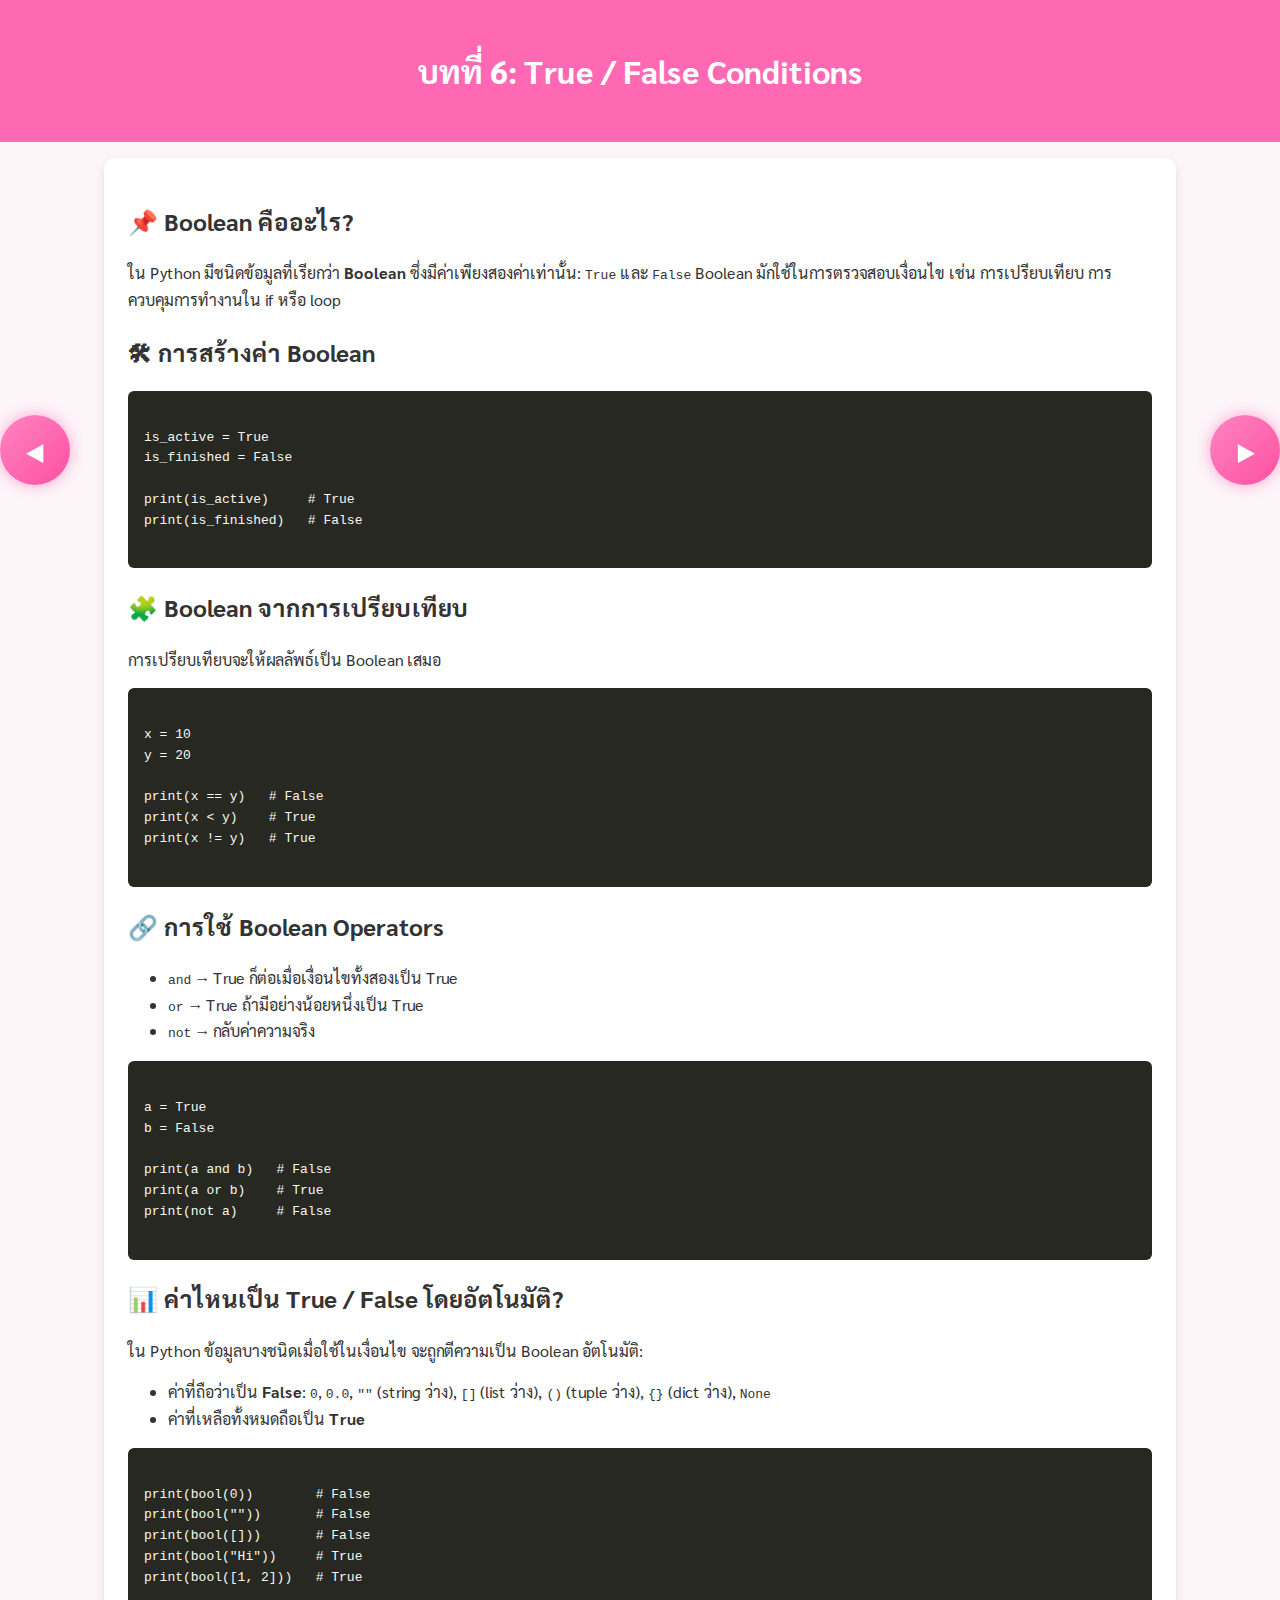
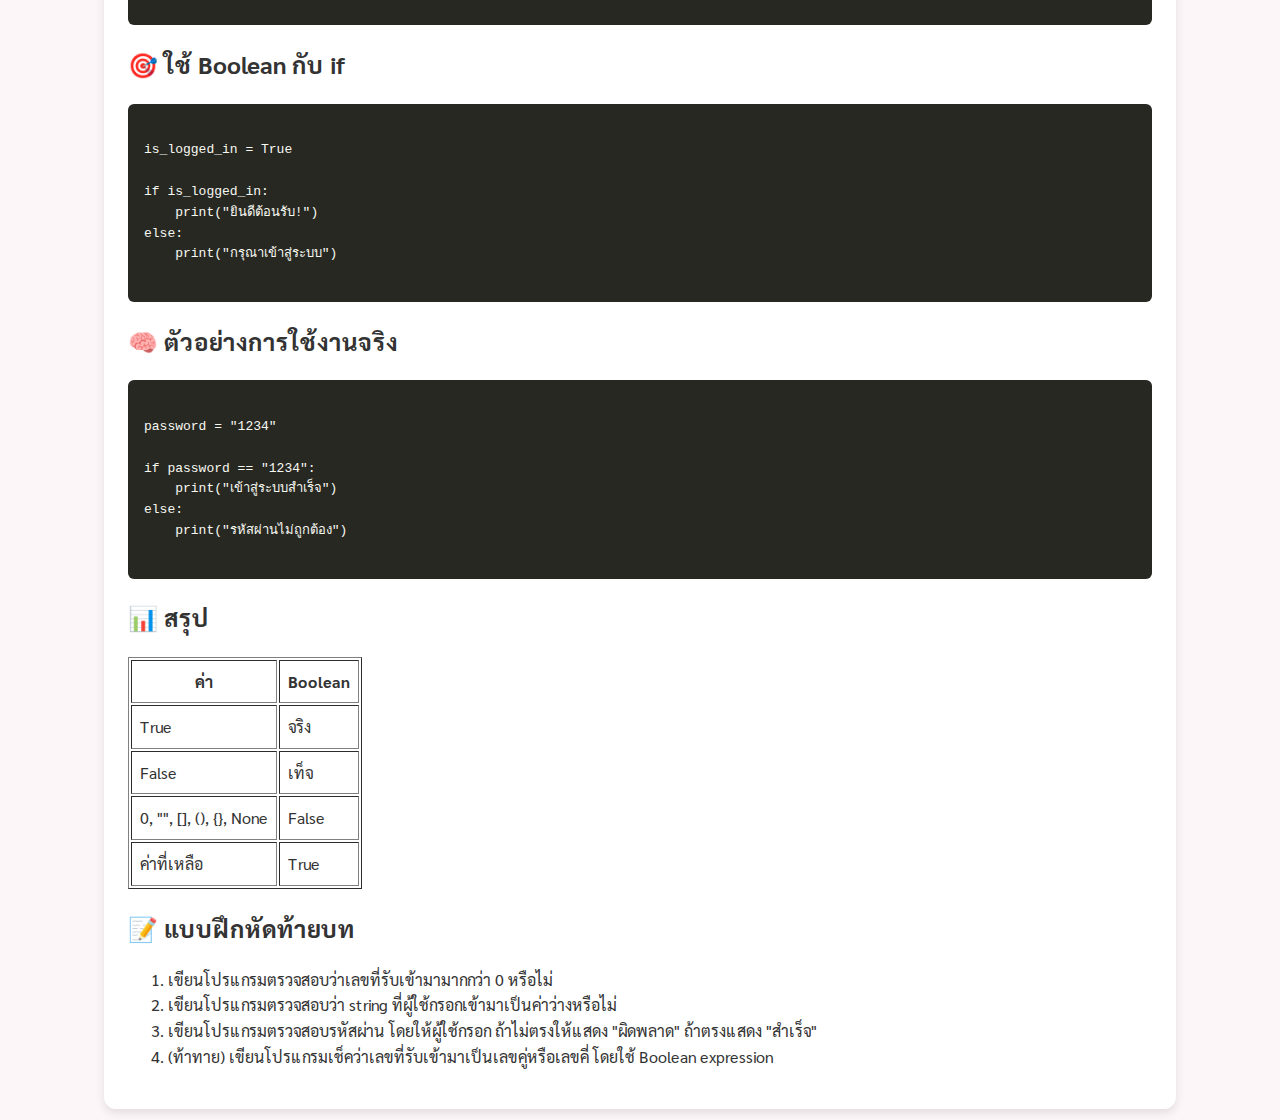
<file: lesson6.html>
<!DOCTYPE html>
<html lang="th">
<head>
  <meta charset="UTF-8">
  <title>บทที่ 6: True / False Conditions</title>
  <link rel="stylesheet" href="style.css">
</head>
<body>
  <header>
    <h1>บทที่ 6: True / False Conditions</h1>
  </header>

  <section>
    <h2>📌 Boolean คืออะไร?</h2>
    <p>
      ใน Python มีชนิดข้อมูลที่เรียกว่า <b>Boolean</b>  
      ซึ่งมีค่าเพียงสองค่าเท่านั้น: <code>True</code> และ <code>False</code>  
      Boolean มักใช้ในการตรวจสอบเงื่อนไข เช่น การเปรียบเทียบ การควบคุมการทำงานใน if หรือ loop
    </p>

    <h2>🛠 การสร้างค่า Boolean</h2>
    <pre><code>
is_active = True
is_finished = False

print(is_active)     # True
print(is_finished)   # False
    </code></pre>

    <h2>🧩 Boolean จากการเปรียบเทียบ</h2>
    <p>
      การเปรียบเทียบจะให้ผลลัพธ์เป็น Boolean เสมอ
    </p>
    <pre><code>
x = 10
y = 20

print(x == y)   # False
print(x < y)    # True
print(x != y)   # True
    </code></pre>

    <h2>🔗 การใช้ Boolean Operators</h2>
    <ul>
      <li><code>and</code> → True ก็ต่อเมื่อเงื่อนไขทั้งสองเป็น True</li>
      <li><code>or</code> → True ถ้ามีอย่างน้อยหนึ่งเป็น True</li>
      <li><code>not</code> → กลับค่าความจริง</li>
    </ul>

    <pre><code>
a = True
b = False

print(a and b)   # False
print(a or b)    # True
print(not a)     # False
    </code></pre>

    <h2>📊 ค่าไหนเป็น True / False โดยอัตโนมัติ?</h2>
    <p>
      ใน Python ข้อมูลบางชนิดเมื่อใช้ในเงื่อนไข จะถูกตีความเป็น Boolean อัตโนมัติ:
    </p>
    <ul>
      <li>ค่าที่ถือว่าเป็น <b>False</b>: <code>0</code>, <code>0.0</code>, <code>""</code> (string ว่าง), <code>[]</code> (list ว่าง), <code>()</code> (tuple ว่าง), <code>{}</code> (dict ว่าง), <code>None</code></li>
      <li>ค่าที่เหลือทั้งหมดถือเป็น <b>True</b></li>
    </ul>

    <pre><code>
print(bool(0))        # False
print(bool(""))       # False
print(bool([]))       # False
print(bool("Hi"))     # True
print(bool([1, 2]))   # True
    </code></pre>

    <h2>🎯 ใช้ Boolean กับ if</h2>
    <pre><code>
is_logged_in = True

if is_logged_in:
    print("ยินดีต้อนรับ!")
else:
    print("กรุณาเข้าสู่ระบบ")
    </code></pre>

    <h2>🧠 ตัวอย่างการใช้งานจริง</h2>
    <pre><code>
password = "1234"

if password == "1234":
    print("เข้าสู่ระบบสำเร็จ")
else:
    print("รหัสผ่านไม่ถูกต้อง")
    </code></pre>

    <h2>📊 สรุป</h2>
    <table border="1" cellpadding="8">
      <tr>
        <th>ค่า</th>
        <th>Boolean</th>
      </tr>
      <tr>
        <td>True</td>
        <td>จริง</td>
      </tr>
      <tr>
        <td>False</td>
        <td>เท็จ</td>
      </tr>
      <tr>
        <td>0, "", [], (), {}, None</td>
        <td>False</td>
      </tr>
      <tr>
        <td>ค่าที่เหลือ</td>
        <td>True</td>
      </tr>
    </table>

    <h2>📝 แบบฝึกหัดท้ายบท</h2>
    <ol>
      <li>เขียนโปรแกรมตรวจสอบว่าเลขที่รับเข้ามามากกว่า 0 หรือไม่</li>
      <li>เขียนโปรแกรมตรวจสอบว่า string ที่ผู้ใช้กรอกเข้ามาเป็นค่าว่างหรือไม่</li>
      <li>เขียนโปรแกรมตรวจสอบรหัสผ่าน โดยให้ผู้ใช้กรอก ถ้าไม่ตรงให้แสดง "ผิดพลาด" ถ้าตรงแสดง "สำเร็จ"</li>
      <li>(ท้าทาย) เขียนโปรแกรมเช็คว่าเลขที่รับเข้ามาเป็นเลขคู่หรือเลขคี่ โดยใช้ Boolean expression</li>
    </ol>
  </section>

  <div class="nav-buttons">
    <a href="lesson5.html" class="circle-btn prev-btn">◀</a>
    <a href="lesson7.html" class="circle-btn next-btn">▶</a>
  </div>
</body>
</html>
</file>
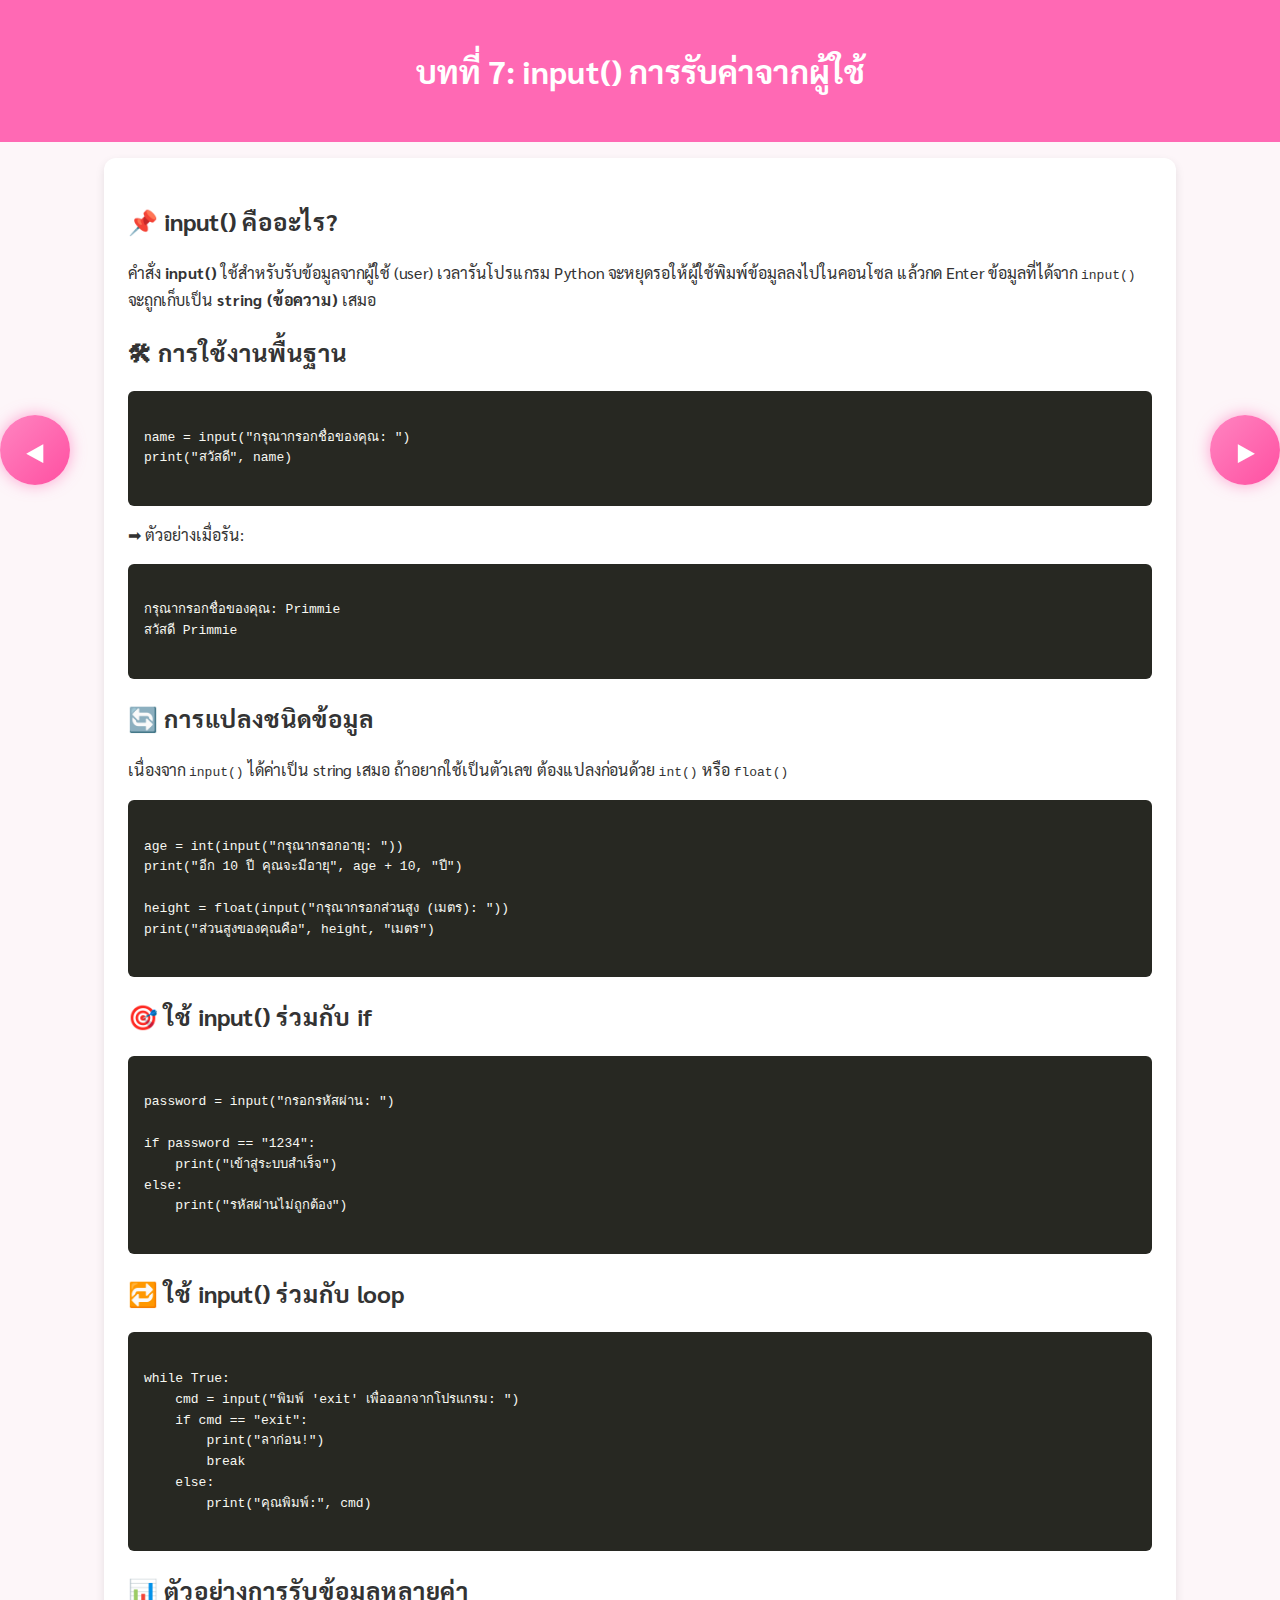
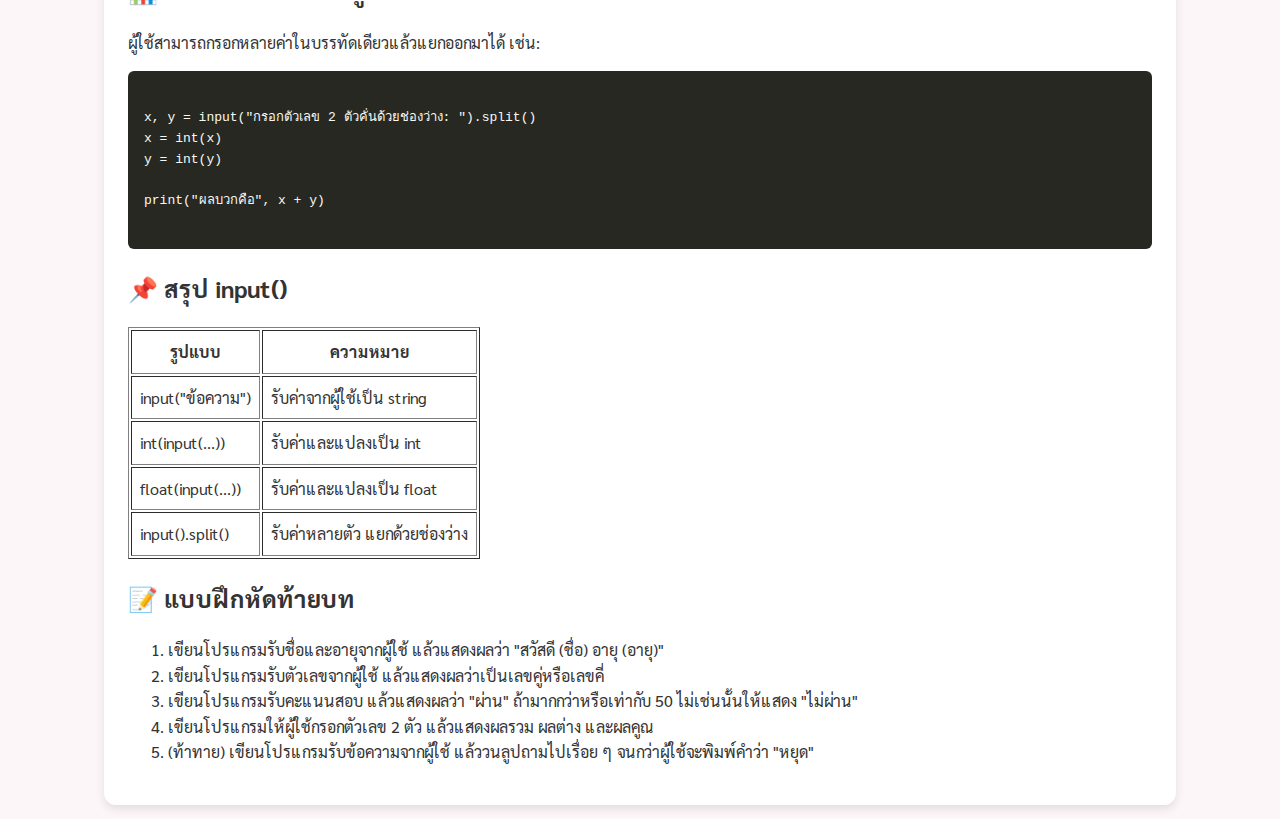
<file: lesson7.html>
<!DOCTYPE html>
<html lang="th">
<head>
  <meta charset="UTF-8">
  <title>บทที่ 7: input() การรับค่าจากผู้ใช้</title>
  <link rel="stylesheet" href="style.css">
</head>
<body>
  <header>
    <h1>บทที่ 7: input() การรับค่าจากผู้ใช้</h1>
  </header>

  <section>
    <h2>📌 input() คืออะไร?</h2>
    <p>
      คำสั่ง <b>input()</b> ใช้สำหรับรับข้อมูลจากผู้ใช้ (user)  
      เวลารันโปรแกรม Python จะหยุดรอให้ผู้ใช้พิมพ์ข้อมูลลงไปในคอนโซล แล้วกด Enter  
      ข้อมูลที่ได้จาก <code>input()</code> จะถูกเก็บเป็น <b>string (ข้อความ)</b> เสมอ
    </p>

    <h2>🛠 การใช้งานพื้นฐาน</h2>
    <pre><code>
name = input("กรุณากรอกชื่อของคุณ: ")
print("สวัสดี", name)
    </code></pre>

    <p>➡ ตัวอย่างเมื่อรัน:</p>
    <pre><code>
กรุณากรอกชื่อของคุณ: Primmie
สวัสดี Primmie
    </code></pre>

    <h2>🔄 การแปลงชนิดข้อมูล</h2>
    <p>
      เนื่องจาก <code>input()</code> ได้ค่าเป็น string เสมอ  
      ถ้าอยากใช้เป็นตัวเลข ต้องแปลงก่อนด้วย <code>int()</code> หรือ <code>float()</code>
    </p>
    <pre><code>
age = int(input("กรุณากรอกอายุ: "))
print("อีก 10 ปี คุณจะมีอายุ", age + 10, "ปี")

height = float(input("กรุณากรอกส่วนสูง (เมตร): "))
print("ส่วนสูงของคุณคือ", height, "เมตร")
    </code></pre>

    <h2>🎯 ใช้ input() ร่วมกับ if</h2>
    <pre><code>
password = input("กรอกรหัสผ่าน: ")

if password == "1234":
    print("เข้าสู่ระบบสำเร็จ")
else:
    print("รหัสผ่านไม่ถูกต้อง")
    </code></pre>

    <h2>🔁 ใช้ input() ร่วมกับ loop</h2>
    <pre><code>
while True:
    cmd = input("พิมพ์ 'exit' เพื่อออกจากโปรแกรม: ")
    if cmd == "exit":
        print("ลาก่อน!")
        break
    else:
        print("คุณพิมพ์:", cmd)
    </code></pre>

    <h2>📊 ตัวอย่างการรับข้อมูลหลายค่า</h2>
    <p>ผู้ใช้สามารถกรอกหลายค่าในบรรทัดเดียวแล้วแยกออกมาได้ เช่น:</p>
    <pre><code>
x, y = input("กรอกตัวเลข 2 ตัวคั่นด้วยช่องว่าง: ").split()
x = int(x)
y = int(y)

print("ผลบวกคือ", x + y)
    </code></pre>

    <h2>📌 สรุป input()</h2>
    <table border="1" cellpadding="8">
      <tr>
        <th>รูปแบบ</th>
        <th>ความหมาย</th>
      </tr>
      <tr>
        <td>input("ข้อความ")</td>
        <td>รับค่าจากผู้ใช้เป็น string</td>
      </tr>
      <tr>
        <td>int(input(...))</td>
        <td>รับค่าและแปลงเป็น int</td>
      </tr>
      <tr>
        <td>float(input(...))</td>
        <td>รับค่าและแปลงเป็น float</td>
      </tr>
      <tr>
        <td>input().split()</td>
        <td>รับค่าหลายตัว แยกด้วยช่องว่าง</td>
      </tr>
    </table>

    <h2>📝 แบบฝึกหัดท้ายบท</h2>
    <ol>
      <li>เขียนโปรแกรมรับชื่อและอายุจากผู้ใช้ แล้วแสดงผลว่า "สวัสดี (ชื่อ) อายุ (อายุ)"</li>
      <li>เขียนโปรแกรมรับตัวเลขจากผู้ใช้ แล้วแสดงผลว่าเป็นเลขคู่หรือเลขคี่</li>
      <li>เขียนโปรแกรมรับคะแนนสอบ แล้วแสดงผลว่า "ผ่าน" ถ้ามากกว่าหรือเท่ากับ 50 ไม่เช่นนั้นให้แสดง "ไม่ผ่าน"</li>
      <li>เขียนโปรแกรมให้ผู้ใช้กรอกตัวเลข 2 ตัว แล้วแสดงผลรวม ผลต่าง และผลคูณ</li>
      <li>(ท้าทาย) เขียนโปรแกรมรับข้อความจากผู้ใช้ แล้ววนลูปถามไปเรื่อย ๆ จนกว่าผู้ใช้จะพิมพ์คำว่า "หยุด"</li>
    </ol>
  </section>

  <div class="nav-buttons">
    <a href="lesson6.html" class="circle-btn prev-btn">◀</a>
    <a href="lesson8.html" class="circle-btn next-btn">▶</a>
  </div>
</body>
</html>
</file>
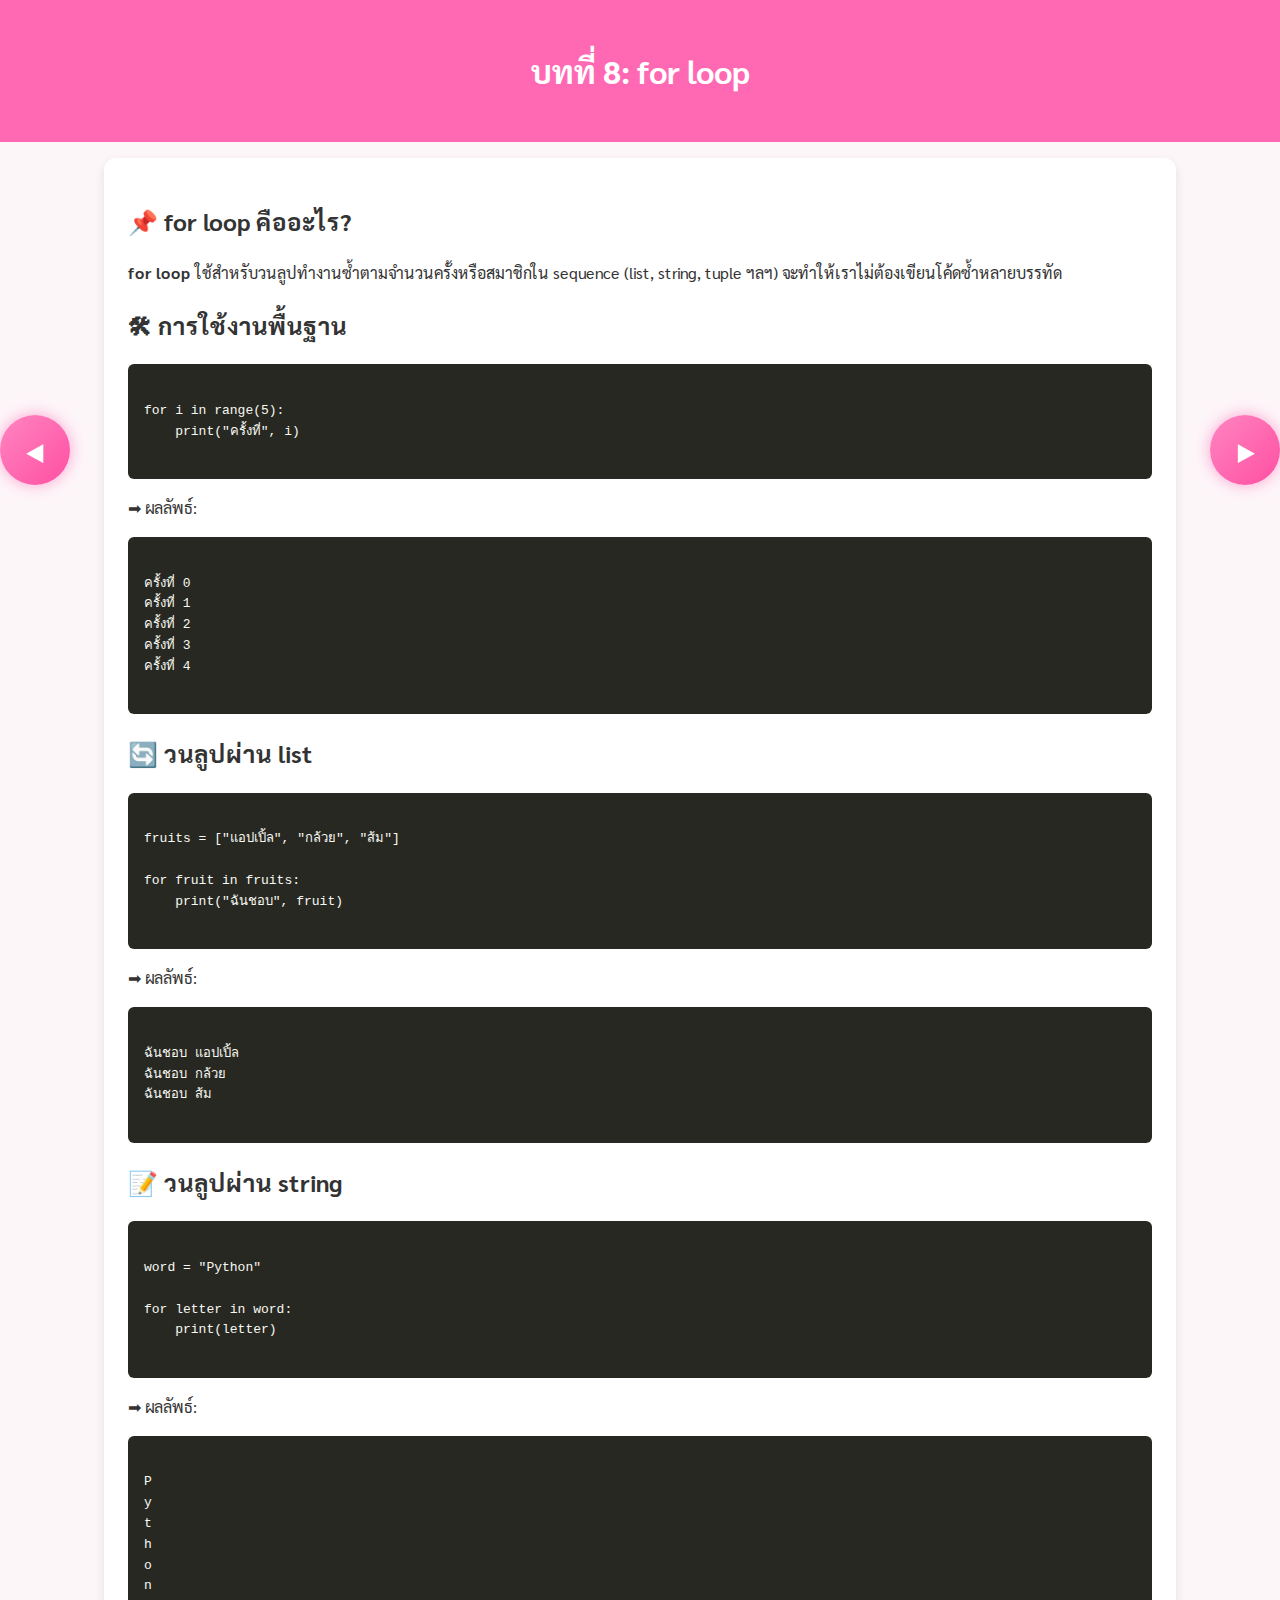
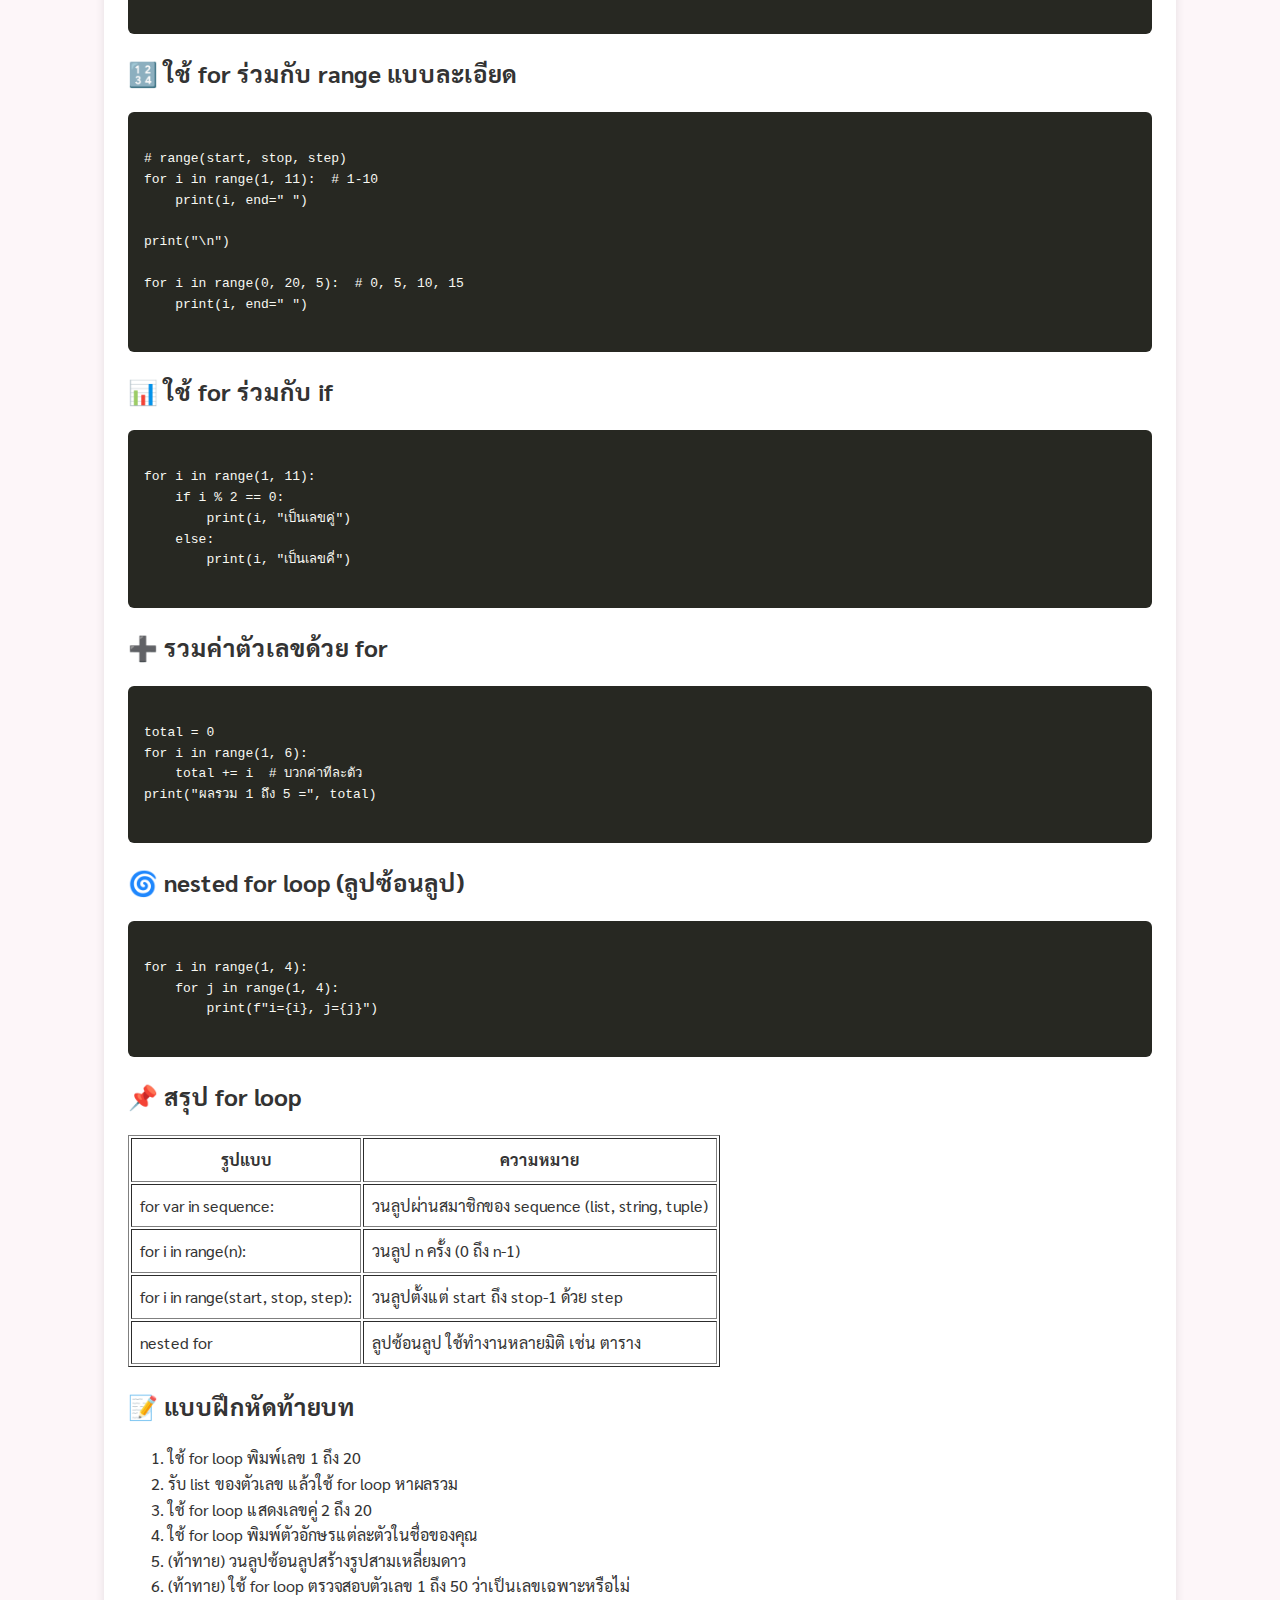
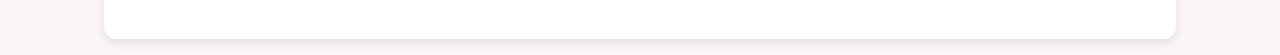
<file: lesson8.html>
<!DOCTYPE html>
<html lang="th">
<head>
  <meta charset="UTF-8">
  <title>บทที่ 8: for loop</title>
  <link rel="stylesheet" href="style.css">
</head>
<body>
  <header>
    <h1>บทที่ 8: for loop</h1>
  </header>

  <section>
    <h2>📌 for loop คืออะไร?</h2>
    <p>
      <b>for loop</b> ใช้สำหรับวนลูปทำงานซ้ำตามจำนวนครั้งหรือสมาชิกใน sequence (list, string, tuple ฯลฯ)  
      จะทำให้เราไม่ต้องเขียนโค้ดซ้ำหลายบรรทัด
    </p>

    <h2>🛠 การใช้งานพื้นฐาน</h2>
    <pre><code>
for i in range(5):
    print("ครั้งที่", i)
    </code></pre>
    <p>➡ ผลลัพธ์:</p>
    <pre><code>
ครั้งที่ 0
ครั้งที่ 1
ครั้งที่ 2
ครั้งที่ 3
ครั้งที่ 4
    </code></pre>

    <h2>🔄 วนลูปผ่าน list</h2>
    <pre><code>
fruits = ["แอปเปิ้ล", "กล้วย", "ส้ม"]

for fruit in fruits:
    print("ฉันชอบ", fruit)
    </code></pre>
    <p>➡ ผลลัพธ์:</p>
    <pre><code>
ฉันชอบ แอปเปิ้ล
ฉันชอบ กล้วย
ฉันชอบ ส้ม
    </code></pre>

    <h2>📝 วนลูปผ่าน string</h2>
    <pre><code>
word = "Python"

for letter in word:
    print(letter)
    </code></pre>
    <p>➡ ผลลัพธ์:</p>
    <pre><code>
P
y
t
h
o
n
    </code></pre>

    <h2>🔢 ใช้ for ร่วมกับ range แบบละเอียด</h2>
    <pre><code>
# range(start, stop, step)
for i in range(1, 11):  # 1-10
    print(i, end=" ")

print("\n")

for i in range(0, 20, 5):  # 0, 5, 10, 15
    print(i, end=" ")
    </code></pre>

    <h2>📊 ใช้ for ร่วมกับ if</h2>
    <pre><code>
for i in range(1, 11):
    if i % 2 == 0:
        print(i, "เป็นเลขคู่")
    else:
        print(i, "เป็นเลขคี่")
    </code></pre>

    <h2>➕ รวมค่าตัวเลขด้วย for</h2>
    <pre><code>
total = 0
for i in range(1, 6):
    total += i  # บวกค่าทีละตัว
print("ผลรวม 1 ถึง 5 =", total)
    </code></pre>

    <h2>🌀 nested for loop (ลูปซ้อนลูป)</h2>
    <pre><code>
for i in range(1, 4):
    for j in range(1, 4):
        print(f"i={i}, j={j}")
    </code></pre>

    <h2>📌 สรุป for loop</h2>
    <table border="1" cellpadding="8">
      <tr>
        <th>รูปแบบ</th>
        <th>ความหมาย</th>
      </tr>
      <tr>
        <td>for var in sequence:</td>
        <td>วนลูปผ่านสมาชิกของ sequence (list, string, tuple)</td>
      </tr>
      <tr>
        <td>for i in range(n):</td>
        <td>วนลูป n ครั้ง (0 ถึง n-1)</td>
      </tr>
      <tr>
        <td>for i in range(start, stop, step):</td>
        <td>วนลูปตั้งแต่ start ถึง stop-1 ด้วย step</td>
      </tr>
      <tr>
        <td>nested for</td>
        <td>ลูปซ้อนลูป ใช้ทำงานหลายมิติ เช่น ตาราง</td>
      </tr>
    </table>

    <h2>📝 แบบฝึกหัดท้ายบท</h2>
    <ol>
      <li>ใช้ for loop พิมพ์เลข 1 ถึง 20</li>
      <li>รับ list ของตัวเลข แล้วใช้ for loop หาผลรวม</li>
      <li>ใช้ for loop แสดงเลขคู่ 2 ถึง 20</li>
      <li>ใช้ for loop พิมพ์ตัวอักษรแต่ละตัวในชื่อของคุณ</li>
      <li>(ท้าทาย) วนลูปซ้อนลูปสร้างรูปสามเหลี่ยมดาว</li>
      <li>(ท้าทาย) ใช้ for loop ตรวจสอบตัวเลข 1 ถึง 50 ว่าเป็นเลขเฉพาะหรือไม่</li>
    </ol>
  </section>

 <div class="nav-buttons">
    <a href="lesson7.html" class="circle-btn prev-btn">◀</a>
    <a href="lesson9.html" class="circle-btn next-btn">▶</a>
  </div>
</body>
</html>
</file>
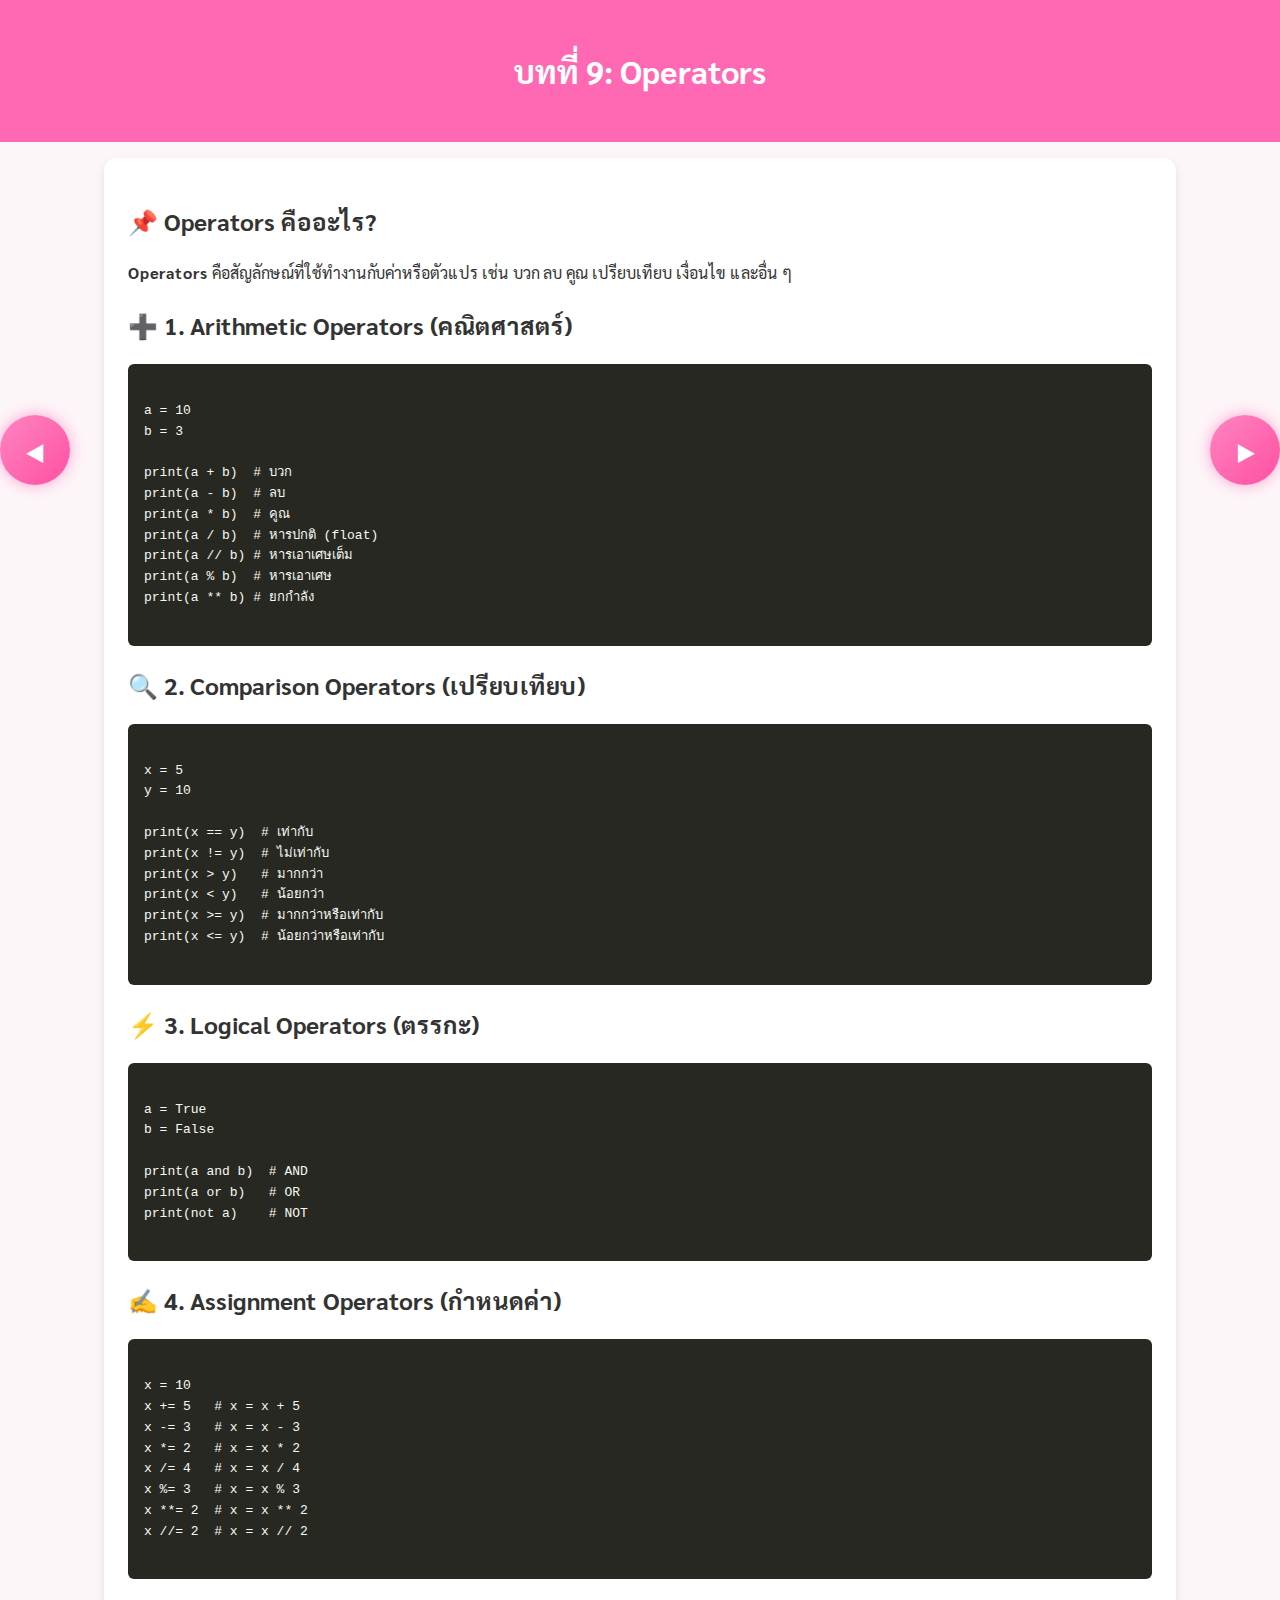
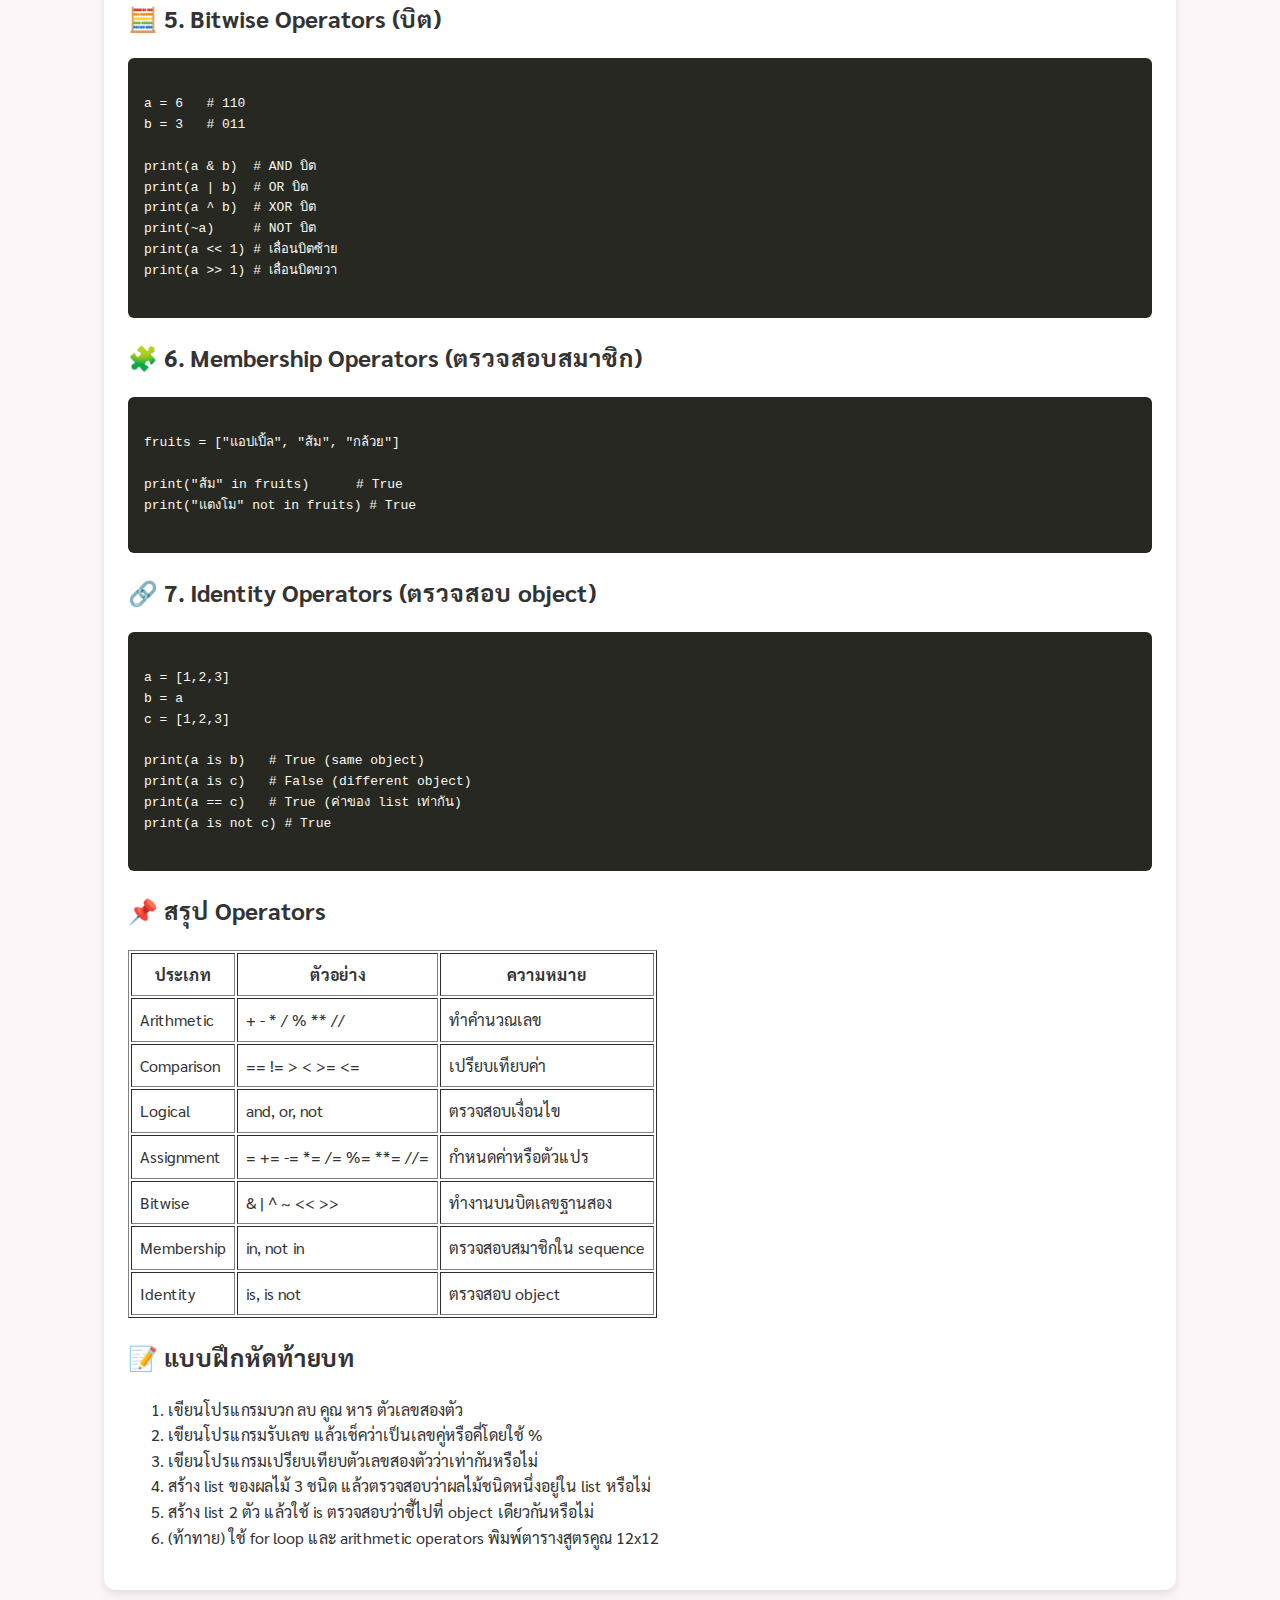
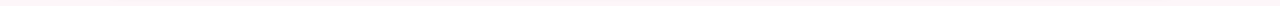
<file: lesson9.html>
<!DOCTYPE html>
<html lang="th">
<head>
  <meta charset="UTF-8">
  <title>บทที่ 9: Operators</title>
  <link rel="stylesheet" href="style.css">
</head>
<body>
  <header>
    <h1>บทที่ 9: Operators</h1>
  </header>

  <section>
    <h2>📌 Operators คืออะไร?</h2>
    <p>
      <b>Operators</b> คือสัญลักษณ์ที่ใช้ทำงานกับค่าหรือตัวแปร  
      เช่น บวก ลบ คูณ เปรียบเทียบ เงื่อนไข และอื่น ๆ
    </p>

    <h2>➕ 1. Arithmetic Operators (คณิตศาสตร์)</h2>
    <pre><code>
a = 10
b = 3

print(a + b)  # บวก
print(a - b)  # ลบ
print(a * b)  # คูณ
print(a / b)  # หารปกติ (float)
print(a // b) # หารเอาเศษเต็ม
print(a % b)  # หารเอาเศษ
print(a ** b) # ยกกำลัง
    </code></pre>

    <h2>🔍 2. Comparison Operators (เปรียบเทียบ)</h2>
    <pre><code>
x = 5
y = 10

print(x == y)  # เท่ากับ
print(x != y)  # ไม่เท่ากับ
print(x > y)   # มากกว่า
print(x < y)   # น้อยกว่า
print(x >= y)  # มากกว่าหรือเท่ากับ
print(x <= y)  # น้อยกว่าหรือเท่ากับ
    </code></pre>

    <h2>⚡ 3. Logical Operators (ตรรกะ)</h2>
    <pre><code>
a = True
b = False

print(a and b)  # AND
print(a or b)   # OR
print(not a)    # NOT
    </code></pre>

    <h2>✍️ 4. Assignment Operators (กำหนดค่า)</h2>
    <pre><code>
x = 10
x += 5   # x = x + 5
x -= 3   # x = x - 3
x *= 2   # x = x * 2
x /= 4   # x = x / 4
x %= 3   # x = x % 3
x **= 2  # x = x ** 2
x //= 2  # x = x // 2
    </code></pre>

    <h2>🧮 5. Bitwise Operators (บิต)</h2>
    <pre><code>
a = 6   # 110
b = 3   # 011

print(a & b)  # AND บิต
print(a | b)  # OR บิต
print(a ^ b)  # XOR บิต
print(~a)     # NOT บิต
print(a << 1) # เลื่อนบิตซ้าย
print(a >> 1) # เลื่อนบิตขวา
    </code></pre>

    <h2>🧩 6. Membership Operators (ตรวจสอบสมาชิก)</h2>
    <pre><code>
fruits = ["แอปเปิ้ล", "ส้ม", "กล้วย"]

print("ส้ม" in fruits)      # True
print("แตงโม" not in fruits) # True
    </code></pre>

    <h2>🔗 7. Identity Operators (ตรวจสอบ object)</h2>
    <pre><code>
a = [1,2,3]
b = a
c = [1,2,3]

print(a is b)   # True (same object)
print(a is c)   # False (different object)
print(a == c)   # True (ค่าของ list เท่ากัน)
print(a is not c) # True
    </code></pre>

    <h2>📌 สรุป Operators</h2>
    <table border="1" cellpadding="8">
      <tr>
        <th>ประเภท</th>
        <th>ตัวอย่าง</th>
        <th>ความหมาย</th>
      </tr>
      <tr>
        <td>Arithmetic</td>
        <td>+ - * / % ** //</td>
        <td>ทำคำนวณเลข</td>
      </tr>
      <tr>
        <td>Comparison</td>
        <td>== != > < >= <=</td>
        <td>เปรียบเทียบค่า</td>
      </tr>
      <tr>
        <td>Logical</td>
        <td>and, or, not</td>
        <td>ตรวจสอบเงื่อนไข</td>
      </tr>
      <tr>
        <td>Assignment</td>
        <td>= += -= *= /= %= **= //=</td>
        <td>กำหนดค่าหรือตัวแปร</td>
      </tr>
      <tr>
        <td>Bitwise</td>
        <td>& | ^ ~ << >></td>
        <td>ทำงานบนบิตเลขฐานสอง</td>
      </tr>
      <tr>
        <td>Membership</td>
        <td>in, not in</td>
        <td>ตรวจสอบสมาชิกใน sequence</td>
      </tr>
      <tr>
        <td>Identity</td>
        <td>is, is not</td>
        <td>ตรวจสอบ object</td>
      </tr>
    </table>

    <h2>📝 แบบฝึกหัดท้ายบท</h2>
    <ol>
      <li>เขียนโปรแกรมบวก ลบ คูณ หาร ตัวเลขสองตัว</li>
      <li>เขียนโปรแกรมรับเลข แล้วเช็คว่าเป็นเลขคู่หรือคี่โดยใช้ %</li>
      <li>เขียนโปรแกรมเปรียบเทียบตัวเลขสองตัวว่าเท่ากันหรือไม่</li>
      <li>สร้าง list ของผลไม้ 3 ชนิด แล้วตรวจสอบว่าผลไม้ชนิดหนึ่งอยู่ใน list หรือไม่</li>
      <li>สร้าง list 2 ตัว แล้วใช้ is ตรวจสอบว่าชี้ไปที่ object เดียวกันหรือไม่</li>
      <li>(ท้าทาย) ใช้ for loop และ arithmetic operators พิมพ์ตารางสูตรคูณ 12x12</li>
    </ol>
  </section>

 <div class="nav-buttons">
    <a href="lesson8.html" class="circle-btn prev-btn">◀</a>
    <a href="thankyou.html" class="circle-btn next-btn">▶</a>
  </div>
</body>
</html>
</file>
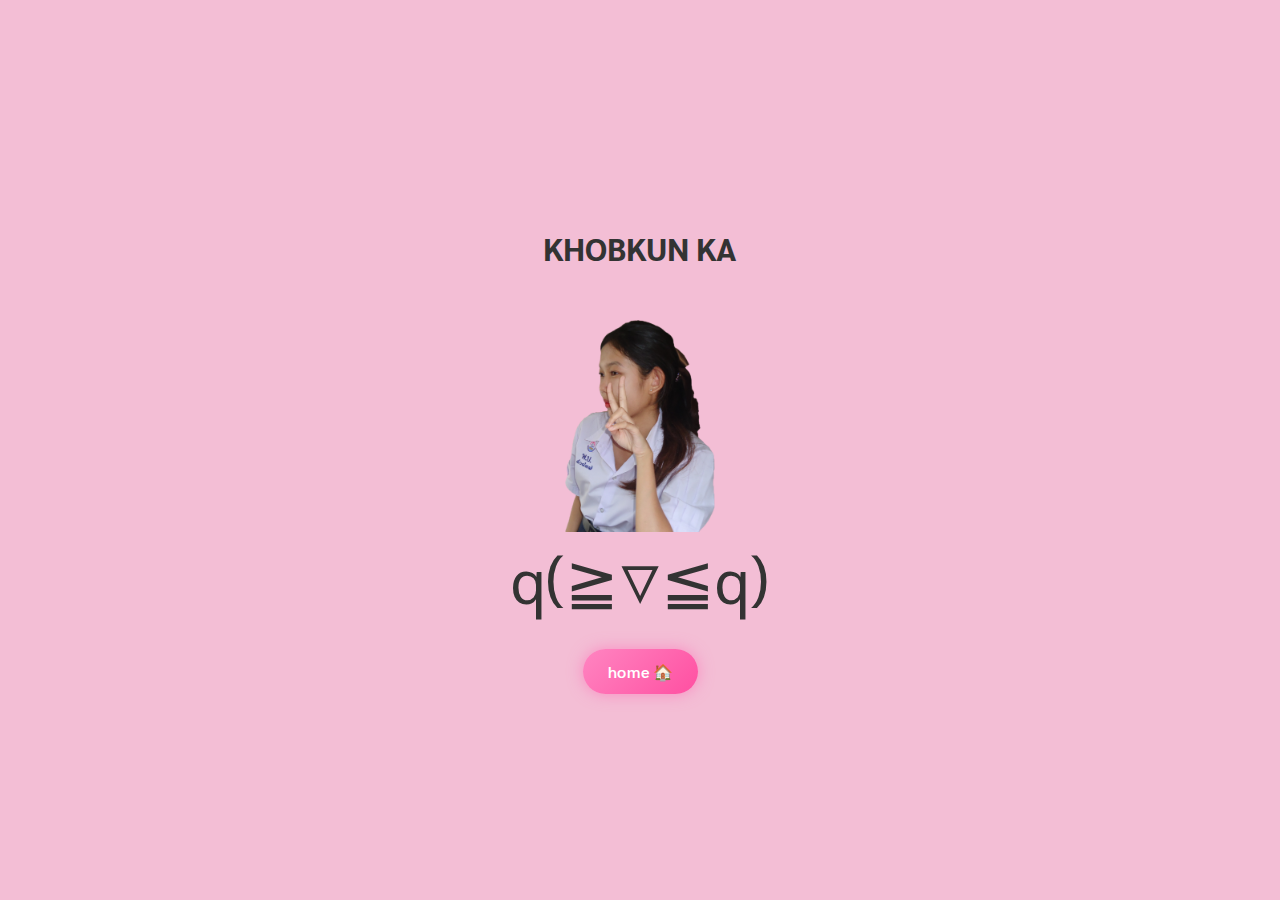
<file: thankyou.html>
<!DOCTYPE html>
<html lang="th">
<head>
  <meta charset="UTF-8">
  <title>KHOBKUN KA</title>

  <!-- Google Fonts -->
  <link href="https://fonts.googleapis.com/css2?family=Sarabun:wght@400;700&display=swap" rel="stylesheet">

  <style>
    /* ========================
       BASE STYLES
       ======================== */
    html, body {
      font-family: 'Sarabun', sans-serif;
      margin: 0;
      padding: 0;
      height: 100%;
      width: 100%;
      overflow: hidden;
      background: #f3bed5; /* ชมพูอ่อน */
      color: #333;
      display: flex;
      justify-content: center;
      align-items: center;
      text-align: center;
    }

    /* ========================
       PARTICLE CANVAS
       ======================== */
    #particle-canvas {
      position: fixed;
      top:0;
      left:0;
      width:100%;
      height:100%;
      z-index:-1;
    }

    /* ========================
       CENTER CONTAINER
       ======================== */
    .center-container {
      display: flex;
      flex-direction: column;
      align-items: center;
      justify-content: center;
      text-align: center;
      padding: 20px;
      max-width: 90%;
    }

    /* ========================
       KHOBKUN KA TEXT
       ======================== */
    .khobkunka-text {
      font-size: 6rem;
      font-weight: 700;
      background: linear-gradient(45deg, #ff69b4, #ff85c1, #ff4fa1);
      background-size: 400% 400%;
      -webkit-text-fill-color: transparent;
      animation: glitterText 3s ease infinite, bounceText 2s ease-in-out infinite alternate;
      margin: 0;
    }

    /* ========================
       EMOJI ANIMATION
       ======================== */
    .emoji {
      display: inline-block;
      font-size: 4rem;
      animation: float 3s ease-in-out infinite alternate;
    }

    /* ========================
       IMAGE ANIMATION
       ======================== */
    .cute-img {
      width: 150px;
      max-width: 80%;
      margin-top: 30px;
      animation: bounce 2s infinite alternate;
    }

    /* ========================
       NAV BUTTON
       ======================== */
    .back-home {
      display: block; /* ทำให้ขึ้นบรรทัดใหม่ */
      margin: 30px auto 0 auto; /* เว้นระยะบน 30px, กลางแนวนอน */
      padding: 12px 25px;
      background: linear-gradient(135deg, #ff85c1, #ff4fa1);
      color: white;
      font-weight: 600;
      text-decoration: none;
      border-radius: 30px;
      box-shadow: 0 0 15px rgba(255,105,180,0.6);
      transition: transform 0.3s;
    }

    .back-home:hover {
      transform: scale(1.1) rotate(-5deg);
    }

    /* ========================
       KEYFRAMES
       ======================== */
    @keyframes glitterText {
      0% {background-position: 0% 50%;}
      50% {background-position: 100% 50%;}
      100% {background-position: 0% 50%;}
    }

    @keyframes bounceText {
      0% {transform: translateY(0);}
      50% {transform: translateY(-20px);}
      100% {transform: translateY(0);}
    }

    @keyframes float {
      0% {transform: translateY(0px) rotate(-10deg);}
      50% {transform: translateY(-20px) rotate(10deg);}
      100% {transform: translateY(0px) rotate(-10deg);}
    }

    @keyframes bounce {
      0% {transform: translateY(0);}
      50% {transform: translateY(-20px);}
      100% {transform: translateY(0);}
    }

    /* ========================
       RESPONSIVE
       ======================== */
    @media (max-width: 768px) {
      .khobkun-text { font-size: 4rem; }
      .emoji { font-size: 2.5rem; }
      .cute-img { width: 120px; }
      .back-home { padding: 10px 20px; font-size: 0.9rem; }
    }

    @media (max-width: 480px) {
      .khobkun-text { font-size: 3rem; }
      .emoji { font-size: 2rem; }
      .cute-img { width: 100px; }
      .back-home { padding: 8px 16px; font-size: 0.8rem; }
    }

  </style>
</head>
<body>

  <!-- PARTICLE BACKGROUND -->
  <canvas id="particle-canvas"></canvas>

  <!-- CENTER CONTAINER -->
  <div class="center-container">
  <div class="thankyou-row">
    <h1 class="thankyou">KHOBKUN KA</h1>
    <img src="image/image0.png" alt="Cute Python" class="cute-img">
  </div>

  <span class="emoji">q(≧▽≦q)</span>

  <a href="index.html" class="back-home">home 🏠</a>
</div>


  <!-- ==========================
       PARTICLE JS
       ========================== -->
  <script>
    const canvas = document.getElementById('particle-canvas');
    const ctx = canvas.getContext('2d');
    canvas.width = window.innerWidth;
    canvas.height = window.innerHeight;

    const particles = [];

    function random(min,max){ return Math.random()*(max-min)+min; }

    class Particle{
      constructor(){
        this.x=random(0,canvas.width);
        this.y=random(0,canvas.height);
        this.size=random(1,3);
        this.speedX=random(-1,1);
        this.speedY=random(-1,1);
        this.color=`hsl(${random(0,360)},80%,60%)`;
      }
      update(){
        this.x+=this.speedX;
        this.y+=this.speedY;
        if(this.x<0||this.x>canvas.width) this.speedX*=-1;
        if(this.y<0||this.y>canvas.height) this.speedY*=-1;
      }
      draw(){
        ctx.fillStyle=this.color;
        ctx.beginPath();
        ctx.arc(this.x,this.y,this.size,0,Math.PI*2);
        ctx.fill();
      }
    }

    for(let i=0;i<150;i++) particles.push(new Particle());

    function animate(){
      ctx.clearRect(0,0,canvas.width,canvas.height);
      particles.forEach(p=>{p.update(); p.draw();});
      requestAnimationFrame(animate);
    }
    animate();

    window.addEventListener('resize',()=>{
      canvas.width=window.innerWidth;
      canvas.height=window.innerHeight;
    });
  </script>
</body>
</html>
</file>
<file: style.css>
/* ========================
IMPORT GOOGLE FONTS
======================== */
@import url('https://fonts.googleapis.com/css2?family=Sarabun:ital,wght@0,100;0,400;0,700;1,400&display=swap');

/* ========================
BASE STYLES
======================== */
body {
    font-family: 'Sarabun', sans-serif;
    margin: 0;
    padding: 0;
    line-height: 1.6;
    background: #fdf6f9;
    color: #333;
    overflow-x: hidden;
}

h1 { font-weight: 700; }
p  { font-weight: 400; }

/* ========================
HEADER & NAV
======================== */
header {
    background: #ff69b4;
    color: white;
    padding: 1.5rem;
    text-align: center;
}

header a {
    color: #ffe6f1;
    text-decoration: none;
}

nav {
    background: #ff85c1;
    padding: 1rem;
    text-align: center;
}

nav ul {
    list-style: none;
    margin: 0;
    padding: 0;
}

nav ul li {
    display: inline;
    margin: 0 1rem;
}

nav ul li a {
    color: white;
    text-decoration: none;
    font-weight: bold;
}

/* ========================
SECTION CONTENT
======================== */
section {
    padding: 1.5rem;
    background: white;
    margin: 1rem auto;
    width: 80%;
    border-radius: 12px;
    box-shadow: 0 4px 10px rgba(0,0,0,0.1);
    position: relative;
    z-index: 1;
}

pre {
    background: #272822;
    color: #f8f8f2;
    padding: 1rem;
    border-radius: 6px;
    overflow-x: auto;
}

  footer {
    background: linear-gradient(135deg, #ee9696, #fa78a3, #ff4fa1); /* Gradient */
    text-align: center;
    padding: 2rem 1rem;
    position: relative;  /* สำคัญสำหรับ particle */
    overflow: hidden;    /* ป้องกัน particle เกินกรอบ */
    color: rgb(255, 255, 255);
    font-size: 0.9rem;
    margin-top: 2rem;
}


/* ========================
BUTTON NAVIGATION - CENTER VERTICAL
======================== */
.nav-buttons {
    position: fixed;
    top: 50%; /* กึ่งกลางแนวตั้ง */
    width: 100%;
    display: flex;
    justify-content: space-between; /* ปุ่มซ้าย-ขวา */
    padding: 0 0px; /* ระยะขอบซ้าย-ขวา */
    transform: translateY(-50%); /* ปรับให้อยู่กลางจอจริงๆ */
    z-index: 1000;
}

.circle-btn {
    width: 70px;
    height: 70px;
    border-radius: 50%;
    display: flex;
    align-items: center;
    justify-content: center;
    background: linear-gradient(135deg, #ff85c1, #ff4fa1);
    color: white;
    font-size: 2rem;
    text-decoration: none;
    box-shadow: 0 0 15px rgba(255,105,180,0.6);
    cursor: pointer;
    transition: transform 0.3s ease, box-shadow 0.3s ease;
    animation: glitter 2s infinite linear, bounce 1s infinite alternate;
}

/* hover แบบไม่เอียง */
.circle-btn:hover {
    transform: scale(1.15);
}

/* สำหรับมือถือ */
@media (max-width: 480px) {
    .nav-buttons {
        padding: 0 0px;
    }
    .circle-btn {
        width: 60px;
        height: 60px;
        font-size: 1.8rem;
    }
}

/* ========================
ANIMATIONS
======================== */
@keyframes glitter {
    0% { box-shadow: 0 0 5px #ffb6d9, 0 0 10px #ff69b4; }
    50% { box-shadow: 0 0 20px #ff8ac6, 0 0 30px #ff4fa1; }
    100% { box-shadow: 0 0 5px #ffb6d9, 0 0 10px #ff69b4; }
}

@keyframes bounce {
    0% { transform: translateY(0); }
    100% { transform: translateY(-10px); }
}

@keyframes glitterText {
    0% { background-position: 0% 50%; }
    50% { background-position: 100% 50%; }
    100% { background-position: 0% 50%; }
}

@keyframes move {
    0% { transform: translateY(0); }
    50% { transform: translateY(-10px) rotate(15deg); }
    100% { transform: translateY(0); }
}

@keyframes float {
    0% { transform: translateY(0px) rotate(-10deg); }
    50% { transform: translateY(-20px) rotate(10deg); }
    100% { transform: translateY(0px) rotate(-10deg); }
}

/* ========================
GLITTER TEXT
======================== */
.glitter {
    font-weight: bold;
    font-size: 2.5rem;
    text-align: center;
    background: linear-gradient(45deg, #ff69b4, #ffcc00, #00ffff);
    background-size: 400% 400%;
    -webkit-background-clip: text;
    -webkit-text-fill-color: transparent;
    animation: glitterText 3s ease infinite;
}

/* ========================
EMOJI ANIMATION
======================== */
.emoji-move {
    display: inline-block;
    animation: move 2s linear infinite alternate;
    font-size: 2rem;
}

/* ========================
PARTICLE CANVAS
======================== */
#particle-canvas {
    position: fixed;
    top: 0;
    left: 0;
    width: 100%;
    height: 100%;
    z-index: -1;
}

/* ========================
THANK YOU PAGE
======================== */
.center-container {
    display: flex;
    flex-direction: column; /* ปุ่มและ emoji */
    align-items: center;
    justify-content: center;
    height: 100vh;
    text-align: center;
}

.thankyou-row {
    display: flex;            
    align-items: center;      
    justify-content: center;  
    gap: 20px;                
}

.emoji {
    display: inline-block;
    font-size: 4rem;
    animation: float 3s ease-in-out infinite alternate;
}

.cute-img {
    width: 120px;            
    height: auto;
    animation: bounce 2s infinite alternate;
    display: inline-block;   
    margin: 0;               
}

.back-home {
    display: inline-block;
    margin-top: 50px;
    padding: 12px 25px;
    background: linear-gradient(135deg, #ff85c1, #ff4fa1);
    color: white;
    font-weight: 600;
    text-decoration: none;
    border-radius: 30px;
    box-shadow: 0 0 15px rgba(255,105,180,0.6);
    transition: transform 0.3s;
}

.back-home:hover {
    transform: scale(1.1) rotate(-5deg);
}

/* ========================
LESSON SECTION
======================== */
.lesson-section {
    padding: 2rem;
    background: #fff0f6;
    border-radius: 15px;
    box-shadow: 0 5px 15px rgba(255, 105, 180, 0.2);
    margin: 2rem auto;
    max-width: 1000px;
    text-align: center;
}

.lesson-section h2 {
    font-size: 2rem;
    color: #ff69b4;
    margin-bottom: 1.5rem;
}

.lesson-grid {
    display: grid;
    grid-template-columns: repeat(auto-fit, minmax(220px, 1fr));
    gap: 1rem;
}

.lesson-card {
    display: flex;
    align-items: center;
    justify-content: center;
    height: 80px;
    background: linear-gradient(135deg, #ff85c1, #ff4fa1);
    color: white;
    font-weight: bold;
    text-decoration: none;
    border-radius: 12px;
    box-shadow: 0 5px 10px rgba(255, 105, 180, 0.3);
    transition: transform 0.3s, box-shadow 0.3s;
}

.lesson-card:hover {
    transform: translateY(-5px) scale(1.05);
    box-shadow: 0 8px 20px rgba(255, 105, 180, 0.5);
}

/* สำหรับมือถือ */
@media (max-width: 480px) {
    .lesson-section h2 {
        font-size: 1.5rem;
    }
    .lesson-card {
        height: 60px;
        font-size: 0.9rem;
    }
}
</file>
